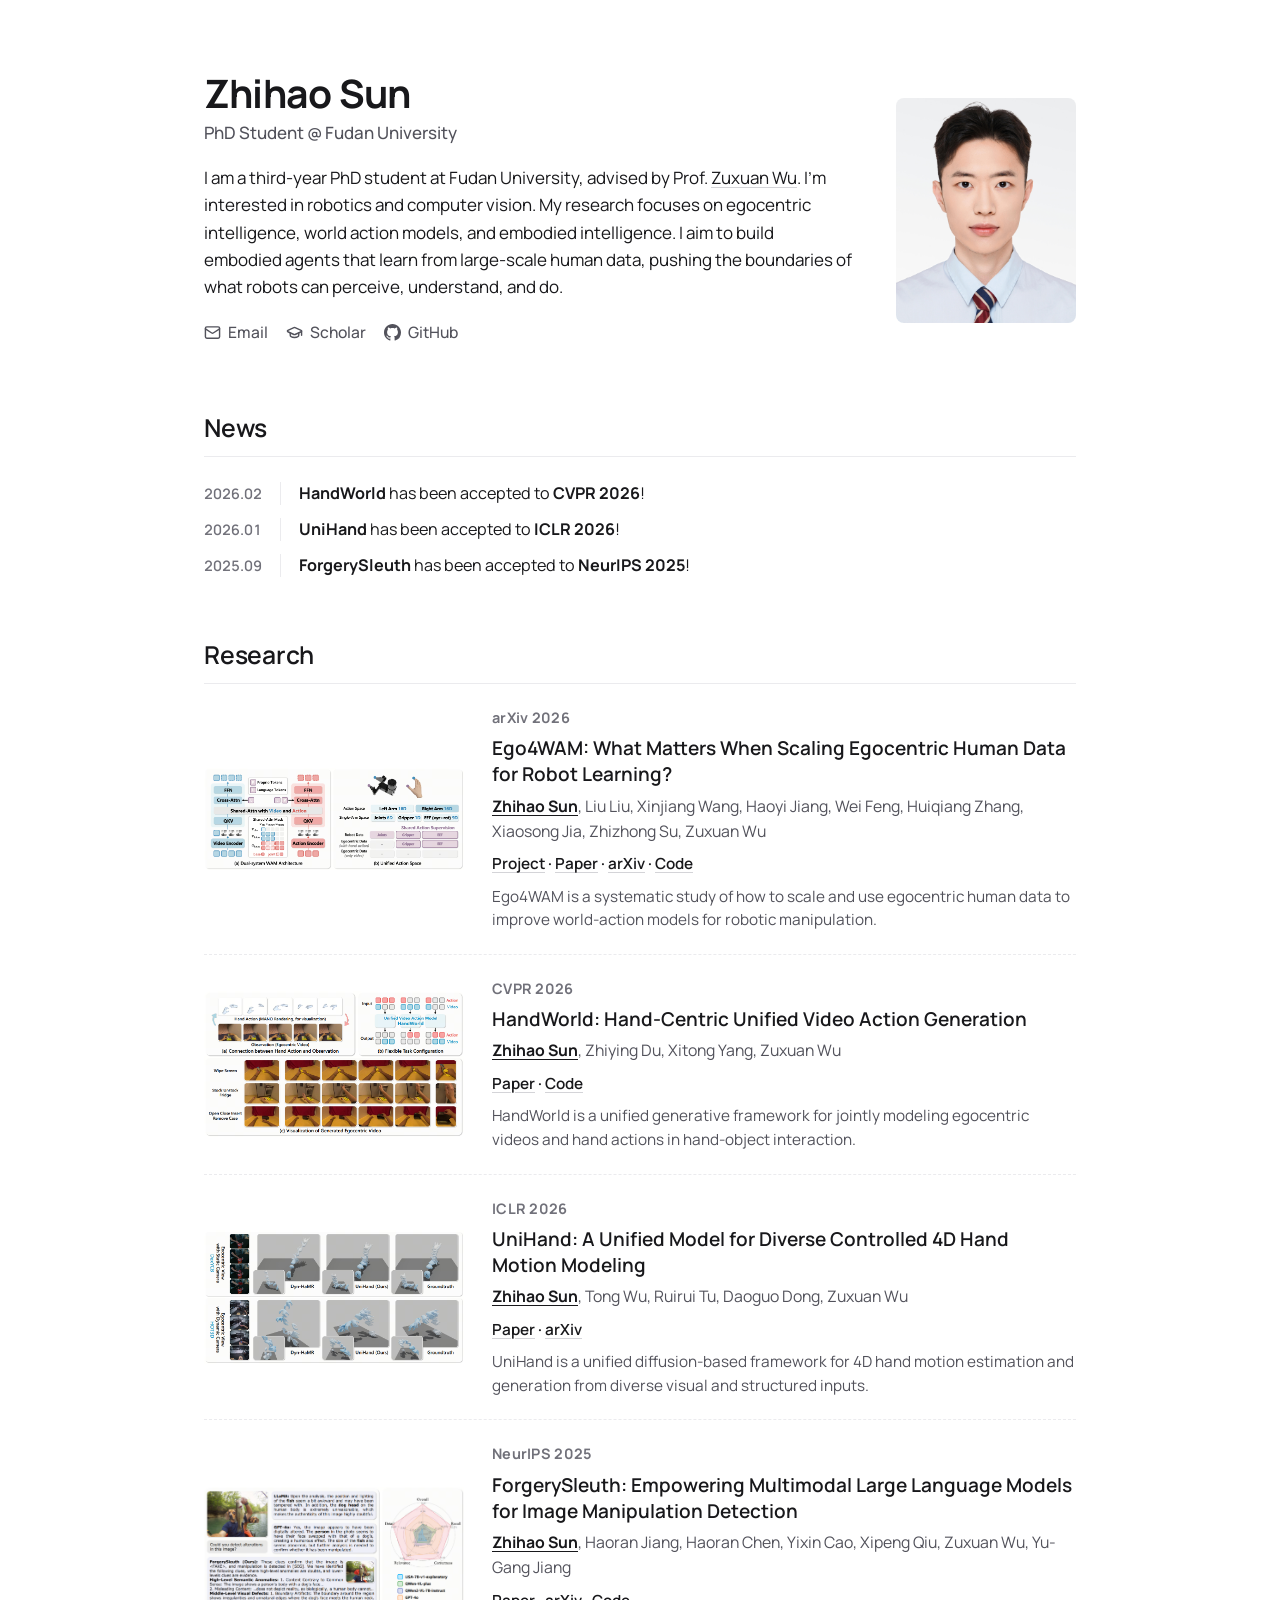
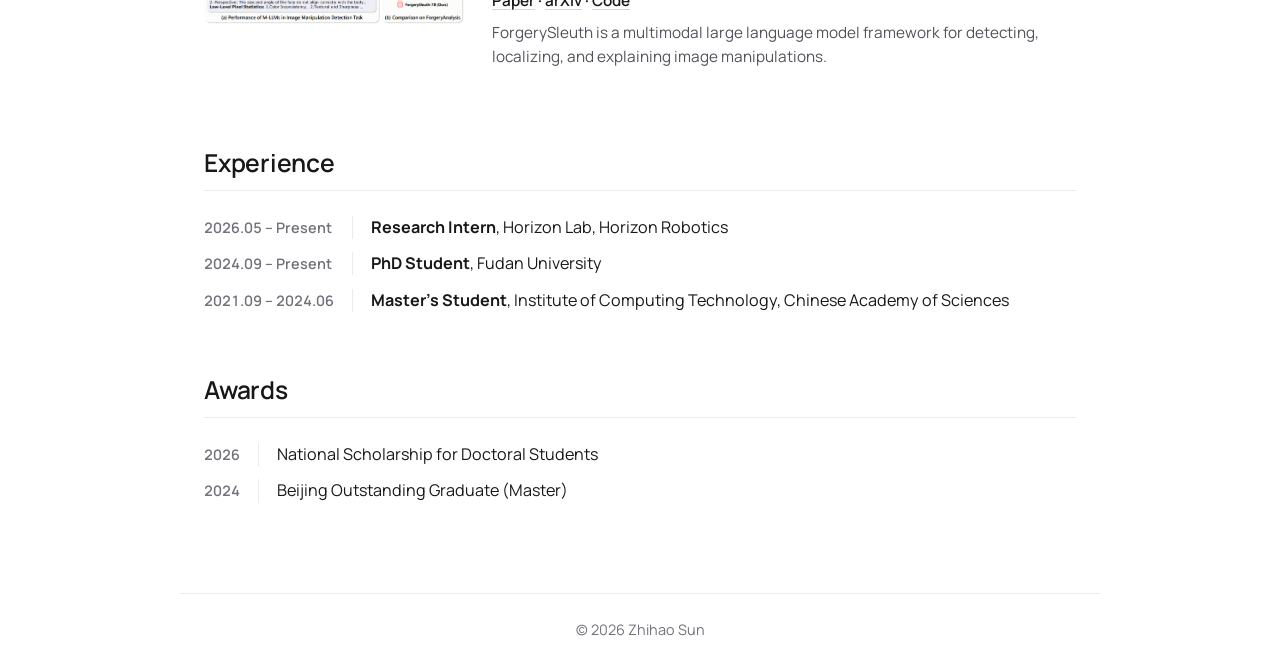
<file: index.html>
<!doctype html>
<html lang="en">
  <head>
    <meta charset="UTF-8" />
    <meta name="viewport" content="width=device-width, initial-scale=1" />
    <title>Zhihao Sun</title>
    <meta name="author" content="Zhihao Sun" />
    <meta
      name="description"
      content="Zhihao Sun is a PhD student at Fudan University researching egocentric intelligence, world action models, and embodied intelligence."
    />
    <link rel="canonical" href="https://sunzhihao18.github.io/" />
    <meta name="color-scheme" content="light dark" />
    <meta name="theme-color" content="#ffffff" media="(prefers-color-scheme: light)" />
    <meta name="theme-color" content="#111113" media="(prefers-color-scheme: dark)" />
    <meta property="og:type" content="website" />
    <meta property="og:site_name" content="Zhihao Sun" />
    <meta property="og:title" content="Zhihao Sun" />
    <meta
      property="og:description"
      content="Zhihao Sun is a PhD student at Fudan University researching egocentric intelligence, world action models, and embodied intelligence."
    />
    <meta property="og:url" content="https://sunzhihao18.github.io/" />
    <link rel="icon" href="images/logo.png" type="image/png" sizes="160x160" />
    <link rel="preconnect" href="https://fonts.googleapis.com" />
    <link rel="preconnect" href="https://fonts.gstatic.com" crossorigin />
    <link
      rel="stylesheet"
      href="https://fonts.googleapis.com/css2?family=Manrope:wght@400;500;600;700&display=swap"
    />
    <link rel="stylesheet" href="stylesheet.css" />
  </head>
  <body>
    <main class="container">
      <header class="hero">
        <div>
          <h1 class="hero-name">Zhihao Sun</h1>
          <p class="hero-subtitle">PhD Student @ Fudan University</p>
          <p class="hero-bio">
            I am a third-year PhD student at Fudan University, advised by Prof.
            <a href="https://scholar.google.com/citations?user=7t12hVkAAAAJ&amp;hl=en">Zuxuan Wu</a
            >. I'm interested in robotics and computer vision. My research focuses on egocentric
            intelligence, world action models, and embodied intelligence. I aim to build embodied
            agents that learn from large-scale human data, pushing the boundaries of what robots can
            perceive, understand, and do.
          </p>
          <ul class="hero-icons">
            <li>
              <a href="mailto:sunzhihao.18@gmail.com" title="sunzhihao.18@gmail.com"
                ><svg
                  class="icon"
                  viewBox="0 0 24 24"
                  fill="none"
                  stroke="currentColor"
                  stroke-width="2"
                  stroke-linecap="round"
                  stroke-linejoin="round"
                  aria-hidden="true"
                >
                  <rect x="2" y="4" width="20" height="16" rx="2" />
                  <path d="m22 7-8.97 5.7a1.94 1.94 0 0 1-2.06 0L2 7" /></svg
                >Email</a
              >
            </li>
            <li>
              <a href="https://scholar.google.com/citations?user=bwgShRkAAAAJ&amp;hl=en"
                ><svg
                  class="icon"
                  viewBox="0 0 24 24"
                  fill="none"
                  stroke="currentColor"
                  stroke-width="2"
                  stroke-linecap="round"
                  stroke-linejoin="round"
                  aria-hidden="true"
                >
                  <path
                    d="M21.42 10.922a1 1 0 0 0-.019-1.838L12.83 5.18a2 2 0 0 0-1.66 0L2.6 9.08a1 1 0 0 0 0 1.832l8.57 3.908a2 2 0 0 0 1.66 0z"
                  />
                  <path d="M22 10v6" />
                  <path d="M6 12.5V16a6 3 0 0 0 12 0v-3.5" /></svg
                >Scholar</a
              >
            </li>
            <li>
              <a href="https://github.com/sunzhihao18"
                ><svg class="icon" viewBox="0 0 16 16" fill="currentColor" aria-hidden="true">
                  <path
                    d="M8 0C3.58 0 0 3.58 0 8c0 3.54 2.29 6.53 5.47 7.59.4.07.55-.17.55-.38 0-.19-.01-.82-.01-1.49-2.01.37-2.53-.49-2.69-.94-.09-.23-.48-.94-.82-1.13-.28-.15-.68-.52-.01-.53.63-.01 1.08.58 1.23.82.72 1.21 1.87.87 2.33.66.07-.52.28-.87.51-1.07-1.78-.2-3.64-.89-3.64-3.95 0-.87.31-1.59.82-2.15-.08-.2-.36-1.02.08-2.12 0 0 .67-.21 2.2.82.64-.18 1.32-.27 2-.27.68 0 1.36.09 2 .27 1.53-1.04 2.2-.82 2.2-.82.44 1.1.16 1.92.08 2.12.51.56.82 1.27.82 2.15 0 3.07-1.87 3.75-3.65 3.95.29.25.54.73.54 1.48 0 1.07-.01 1.93-.01 2.2 0 .21.15.46.55.38A8.013 8.013 0 0016 8c0-4.42-3.58-8-8-8z"
                  /></svg
                >GitHub</a
              >
            </li>
          </ul>
        </div>
        <img
          class="hero-avatar"
          src="images/portrait.jpg"
          alt="Portrait of Zhihao Sun"
          width="180"
          height="225"
        />
      </header>
      <section class="section" aria-labelledby="news-title">
        <h2 class="section-title" id="news-title">News</h2>
        <ul class="timeline">
          <li class="timeline-item">
            <span class="timeline-date"><time datetime="2026-02">2026.02</time></span>
            <span class="timeline-text">
              <strong>HandWorld</strong> has been accepted to <strong>CVPR 2026</strong>!
            </span>
          </li>
          <li class="timeline-item">
            <span class="timeline-date"><time datetime="2026-01">2026.01</time></span>
            <span class="timeline-text">
              <strong>UniHand</strong> has been accepted to <strong>ICLR 2026</strong>!
            </span>
          </li>
          <li class="timeline-item">
            <span class="timeline-date"><time datetime="2025-09">2025.09</time></span>
            <span class="timeline-text">
              <strong>ForgerySleuth</strong> has been accepted to <strong>NeurIPS 2025</strong>!
            </span>
          </li>
        </ul>
      </section>
      <section class="section" aria-labelledby="research-title">
        <h2 class="section-title" id="research-title">Research</h2>
        <ol class="publications">
          <!-- TODO: Duplicate this item for each additional project. -->
          <li class="pub">
            <div class="pub-media">
              <img
                src="images/Ego4WAM.png"
                alt="Ego4WAM dual-system architecture and unified action space"
                width="1035"
                height="405"
              />
            </div>
            <div>
              <p class="pub-venue">arXiv 2026</p>
              <h3 class="pub-title">
                Ego4WAM: What Matters When Scaling Egocentric Human Data for Robot Learning?
              </h3>
              <p class="pub-authors">
                <span class="me">Zhihao Sun</span>, Liu Liu, Xinjiang Wang, Haoyi Jiang, Wei Feng,
                Huiqiang Zhang, Xiaosong Jia, Zhizhong Su, Zuxuan Wu
              </p>
              <p class="pub-links">
                <a href="https://sunzhihao18.github.io/Ego4WAM/">Project</a>
                &middot;
                <a href="https://arxiv.org/pdf/2609.40341">Paper</a>
                &middot;
                <a href="https://arxiv.org/abs/2609.40341">arXiv</a>
                &middot;
                <a href="https://github.com/HorizonRobotics/Ego4WAM">Code</a>
              </p>
              <p class="pub-summary">
                Ego4WAM is a systematic study of how to scale and use egocentric human data to
                improve world-action models for robotic manipulation.
              </p>
            </div>
          </li>
          <li class="pub">
            <div class="pub-media">
              <img
                src="images/HandWorld.png"
                alt="HandWorld framework for joint egocentric video and hand action generation"
                width="987"
                height="557"
                loading="lazy"
              />
            </div>
            <div>
              <p class="pub-venue">CVPR 2026</p>
              <h3 class="pub-title">HandWorld: Hand-Centric Unified Video Action Generation</h3>
              <p class="pub-authors">
                <span class="me">Zhihao Sun</span>, Zhiying Du, Xitong Yang, Zuxuan Wu
              </p>
              <p class="pub-links">
                <a
                  href="https://openaccess.thecvf.com/content/CVPR2026/papers/Sun_HandWorld_Hand-Centric_Unified_Video_Action_Generation_CVPR_2026_paper.pdf"
                  >Paper</a
                >
                &middot;
                <a href="https://github.com/sunzhihao18/HandWorld">Code</a>
              </p>
              <p class="pub-summary">
                HandWorld is a unified generative framework for jointly modeling egocentric videos
                and hand actions in hand-object interaction.
              </p>
            </div>
          </li>
          <li class="pub">
            <div class="pub-media">
              <img
                src="images/UniHand.png"
                alt="UniHand framework for 4D hand motion estimation and generation"
                width="972"
                height="499"
                loading="lazy"
              />
            </div>
            <div>
              <p class="pub-venue">ICLR 2026</p>
              <h3 class="pub-title">
                UniHand: A Unified Model for Diverse Controlled 4D Hand Motion Modeling
              </h3>
              <p class="pub-authors">
                <span class="me">Zhihao Sun</span>, Tong Wu, Ruirui Tu, Daoguo Dong, Zuxuan Wu
              </p>
              <p class="pub-links">
                <a
                  href="https://proceedings.iclr.cc/paper_files/paper/2026/file/abf3682c9cf9245a0294a4bebe4544ff-Paper-Conference.pdf"
                  >Paper</a
                >
                &middot;
                <a href="https://arxiv.org/abs/2602.21631">arXiv</a>
              </p>
              <p class="pub-summary">
                UniHand is a unified diffusion-based framework for 4D hand motion estimation and
                generation from diverse visual and structured inputs.
              </p>
            </div>
          </li>
          <li class="pub">
            <div class="pub-media">
              <img
                src="images/ForgerySleuth.png"
                alt="ForgerySleuth framework for image manipulation detection and localization"
                width="1211"
                height="635"
                loading="lazy"
              />
            </div>
            <div>
              <p class="pub-venue">NeurIPS 2025</p>
              <h3 class="pub-title">
                ForgerySleuth: Empowering Multimodal Large Language Models for Image Manipulation
                Detection
              </h3>
              <p class="pub-authors">
                <span class="me">Zhihao Sun</span>, Haoran Jiang, Haoran Chen, Yixin Cao, Xipeng
                Qiu, Zuxuan Wu, Yu-Gang Jiang
              </p>
              <p class="pub-links">
                <a
                  href="https://proceedings.neurips.cc/paper_files/paper/2025/file/e0e25d425450b6fc8e34380de71b3aee-Paper-Conference.pdf"
                  >Paper</a
                >
                &middot;
                <a href="https://arxiv.org/abs/2411.19466">arXiv</a>
                &middot;
                <a href="https://github.com/sunzhihao18/ForgerySleuth">Code</a>
              </p>
              <p class="pub-summary">
                ForgerySleuth is a multimodal large language model framework for detecting,
                localizing, and explaining image manipulations.
              </p>
            </div>
          </li>
        </ol>
      </section>
      <section class="section" aria-labelledby="experience-title">
        <h2 class="section-title" id="experience-title">Experience</h2>
        <ul class="timeline">
          <li class="timeline-item">
            <span class="timeline-date"><time datetime="2026-05">2026.05</time> – Present</span>
            <span class="timeline-text">
              <strong>Research Intern</strong>, Horizon Lab, Horizon Robotics
            </span>
          </li>
          <li class="timeline-item">
            <span class="timeline-date"><time datetime="2024-09">2024.09</time> – Present</span>
            <span class="timeline-text"><strong>PhD Student</strong>, Fudan University</span>
          </li>
          <li class="timeline-item">
            <span class="timeline-date">
              <time datetime="2021-09">2021.09</time> – <time datetime="2024-06">2024.06</time>
            </span>
            <span class="timeline-text">
              <strong>Master's Student</strong>, Institute of Computing Technology, Chinese Academy
              of Sciences
            </span>
          </li>
        </ul>
      </section>
      <section class="section" aria-labelledby="awards-title">
        <h2 class="section-title" id="awards-title">Awards</h2>
        <ul class="timeline">
          <li class="timeline-item">
            <span class="timeline-date">2026</span>
            <span class="timeline-text">National Scholarship for Doctoral Students</span>
          </li>
          <li class="timeline-item">
            <span class="timeline-date">2024</span>
            <span class="timeline-text">Beijing Outstanding Graduate (Master)</span>
          </li>
        </ul>
      </section>
    </main>
    <footer class="site-footer">© 2026 Zhihao Sun</footer>
  </body>
</html>
</file>
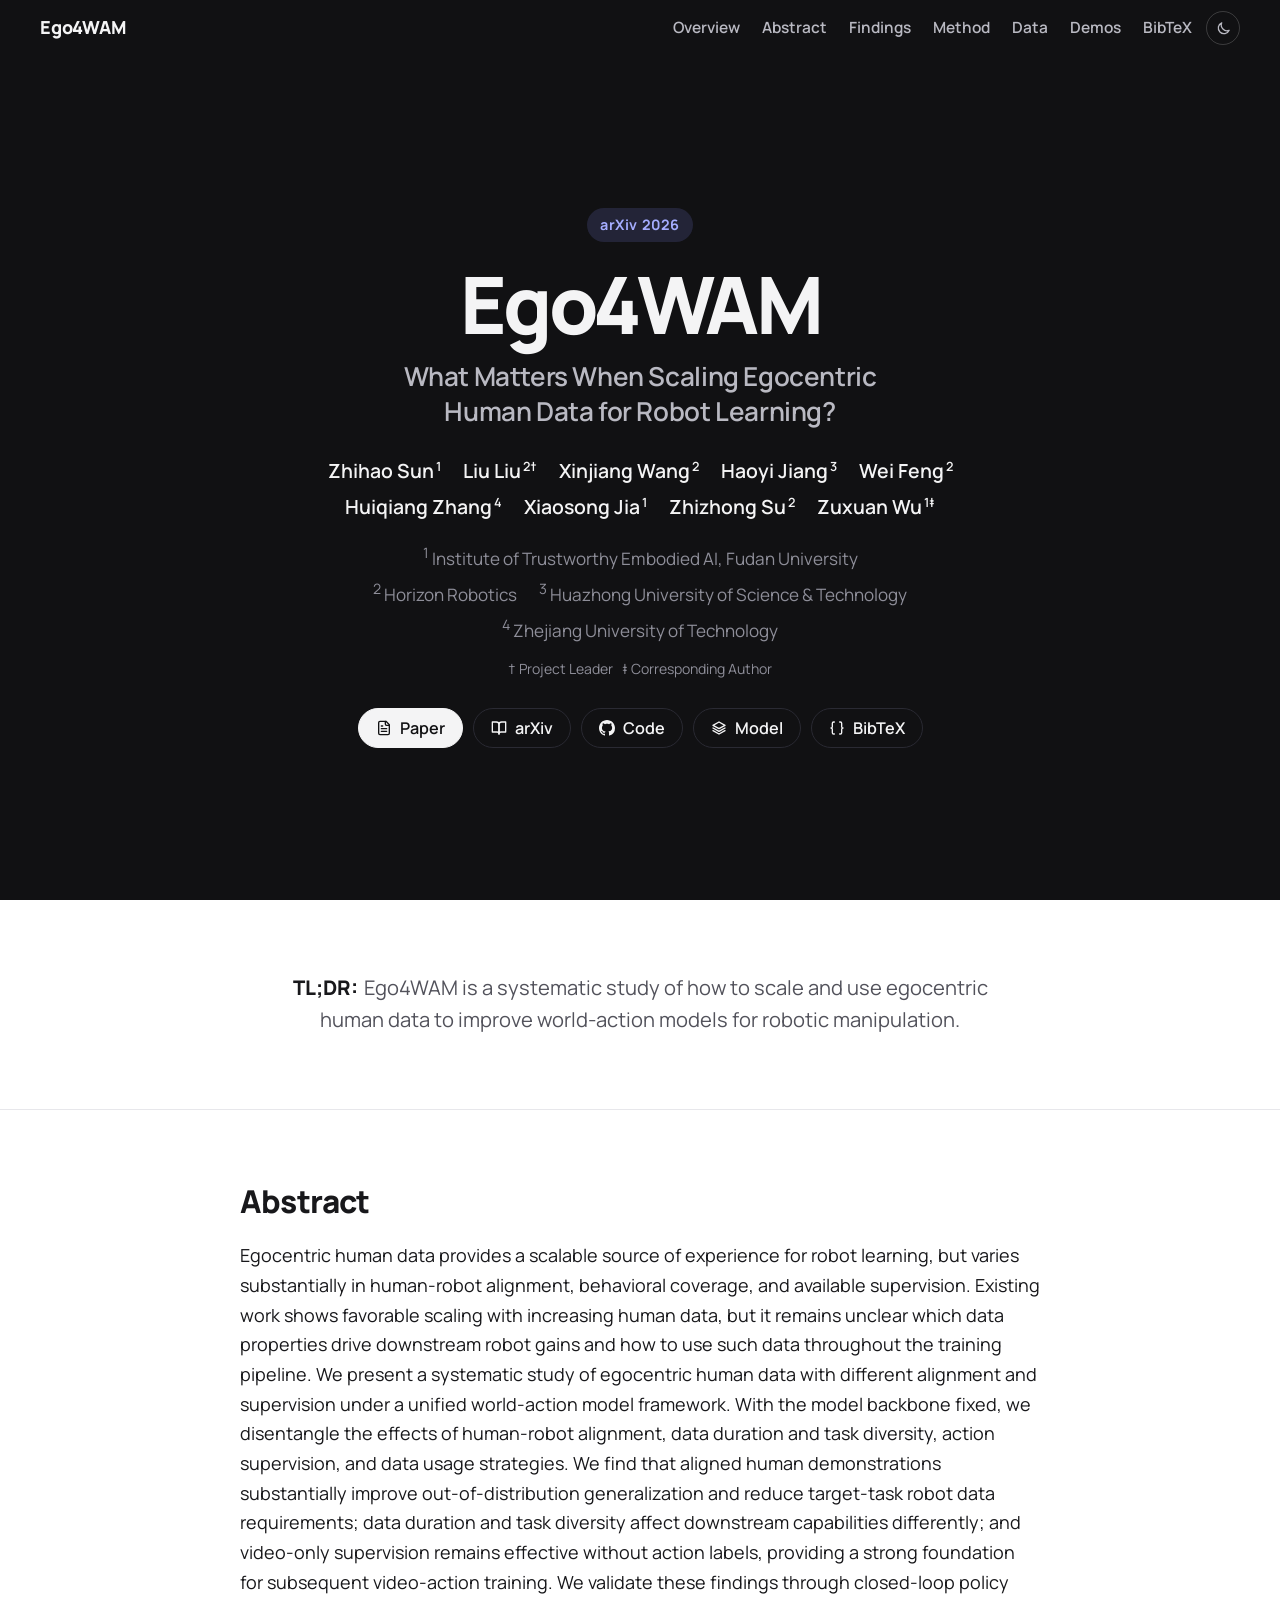
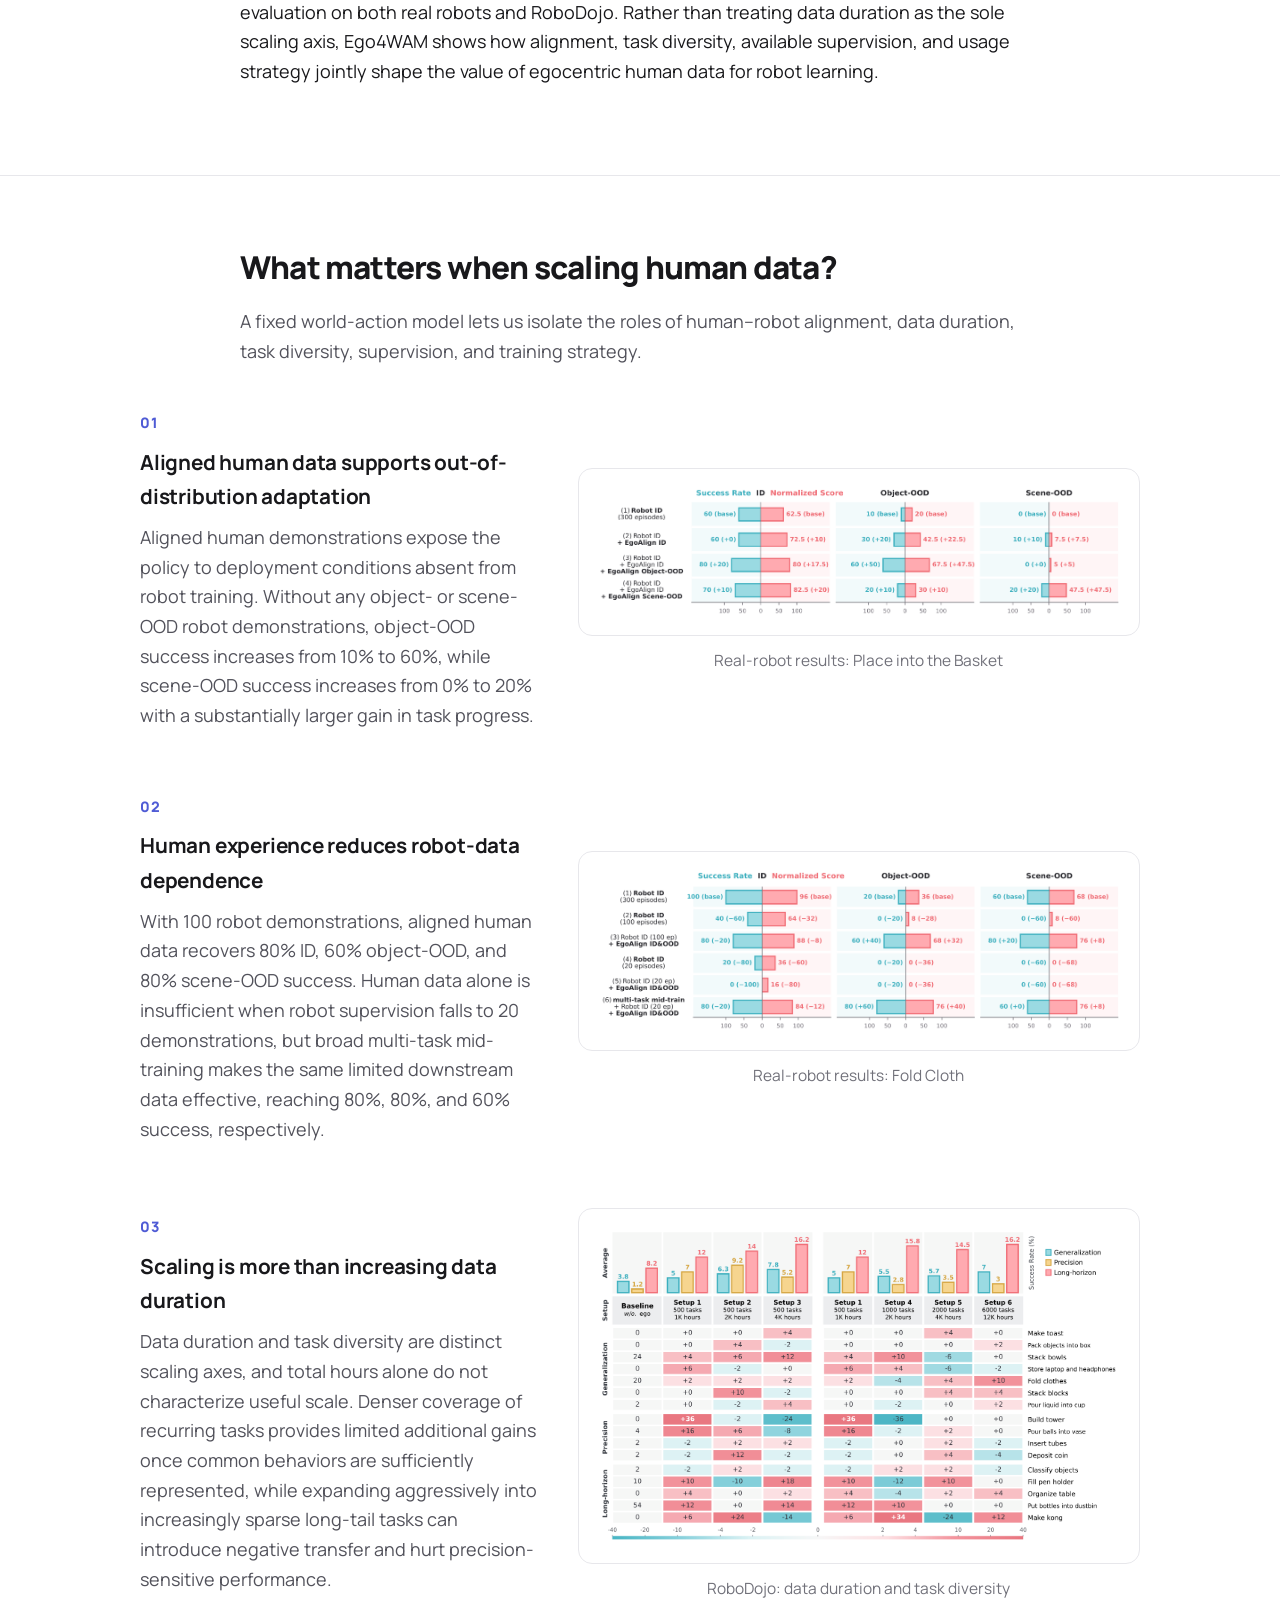
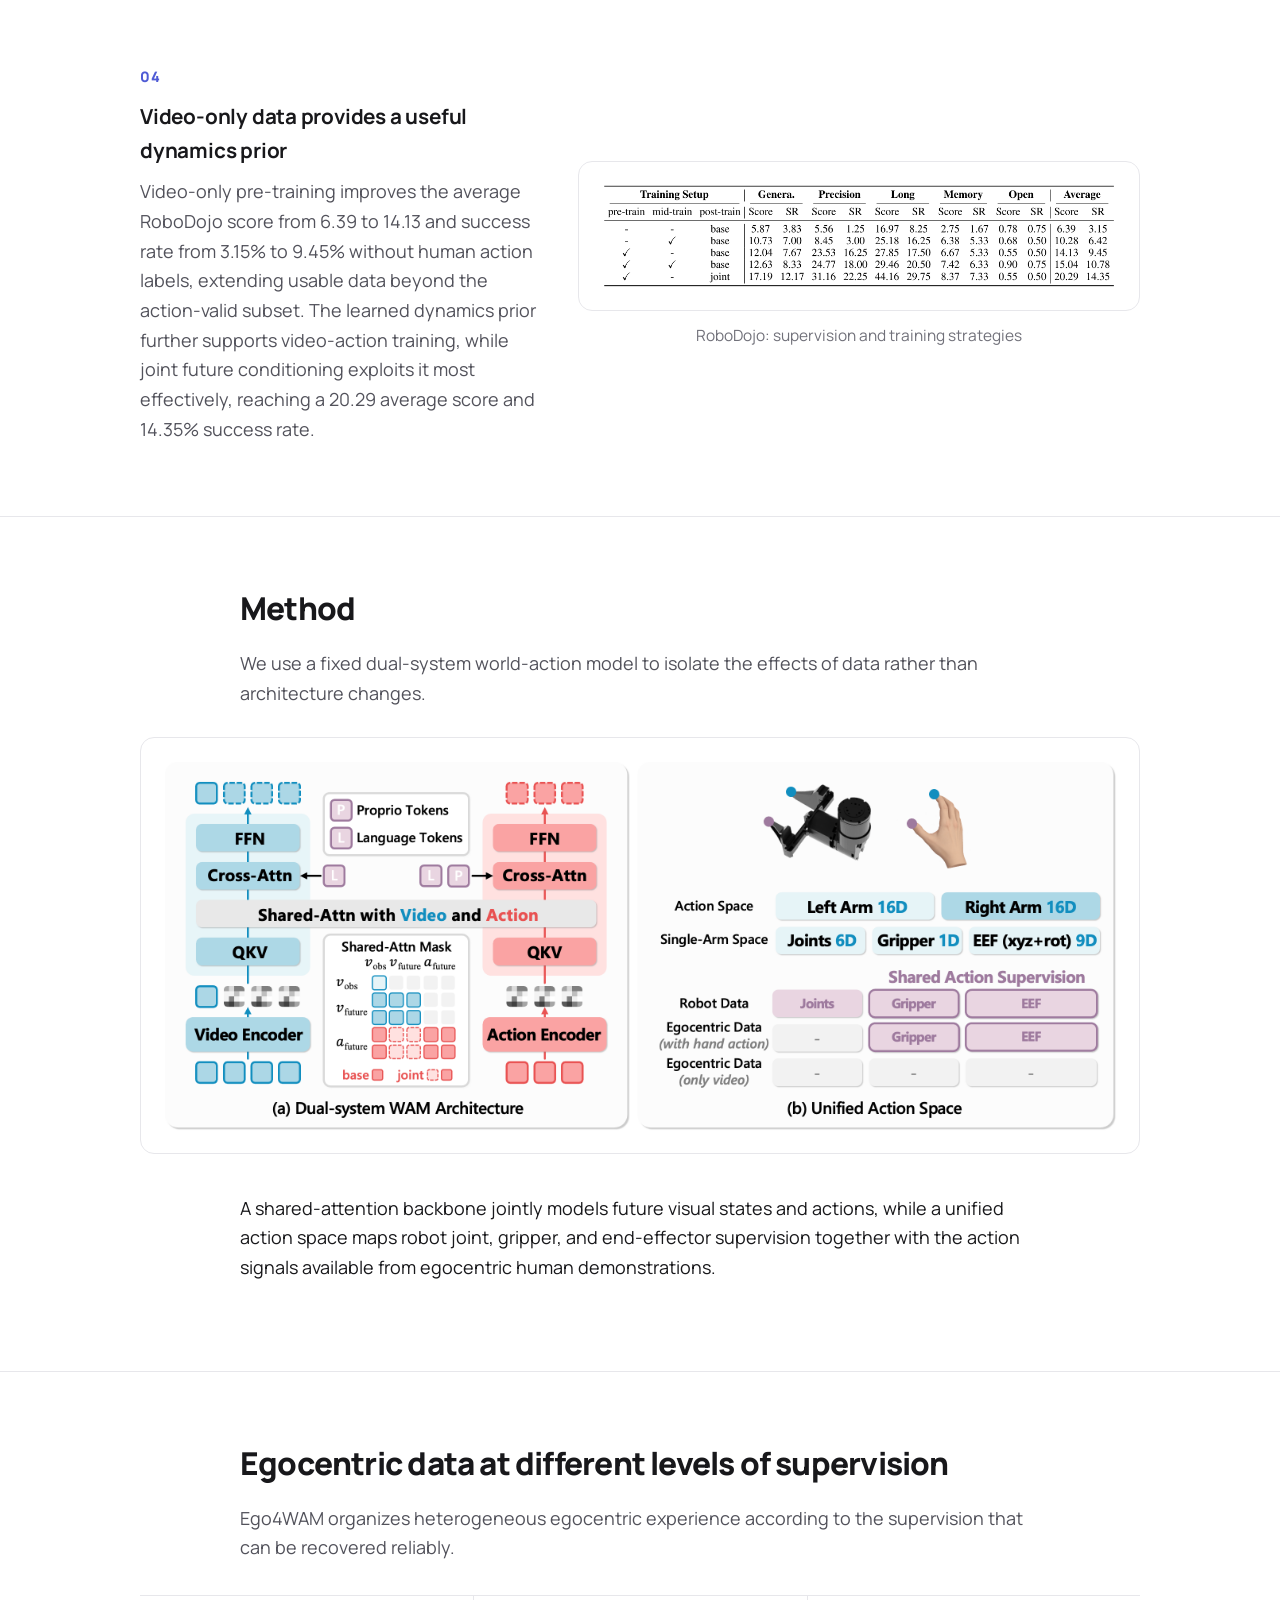
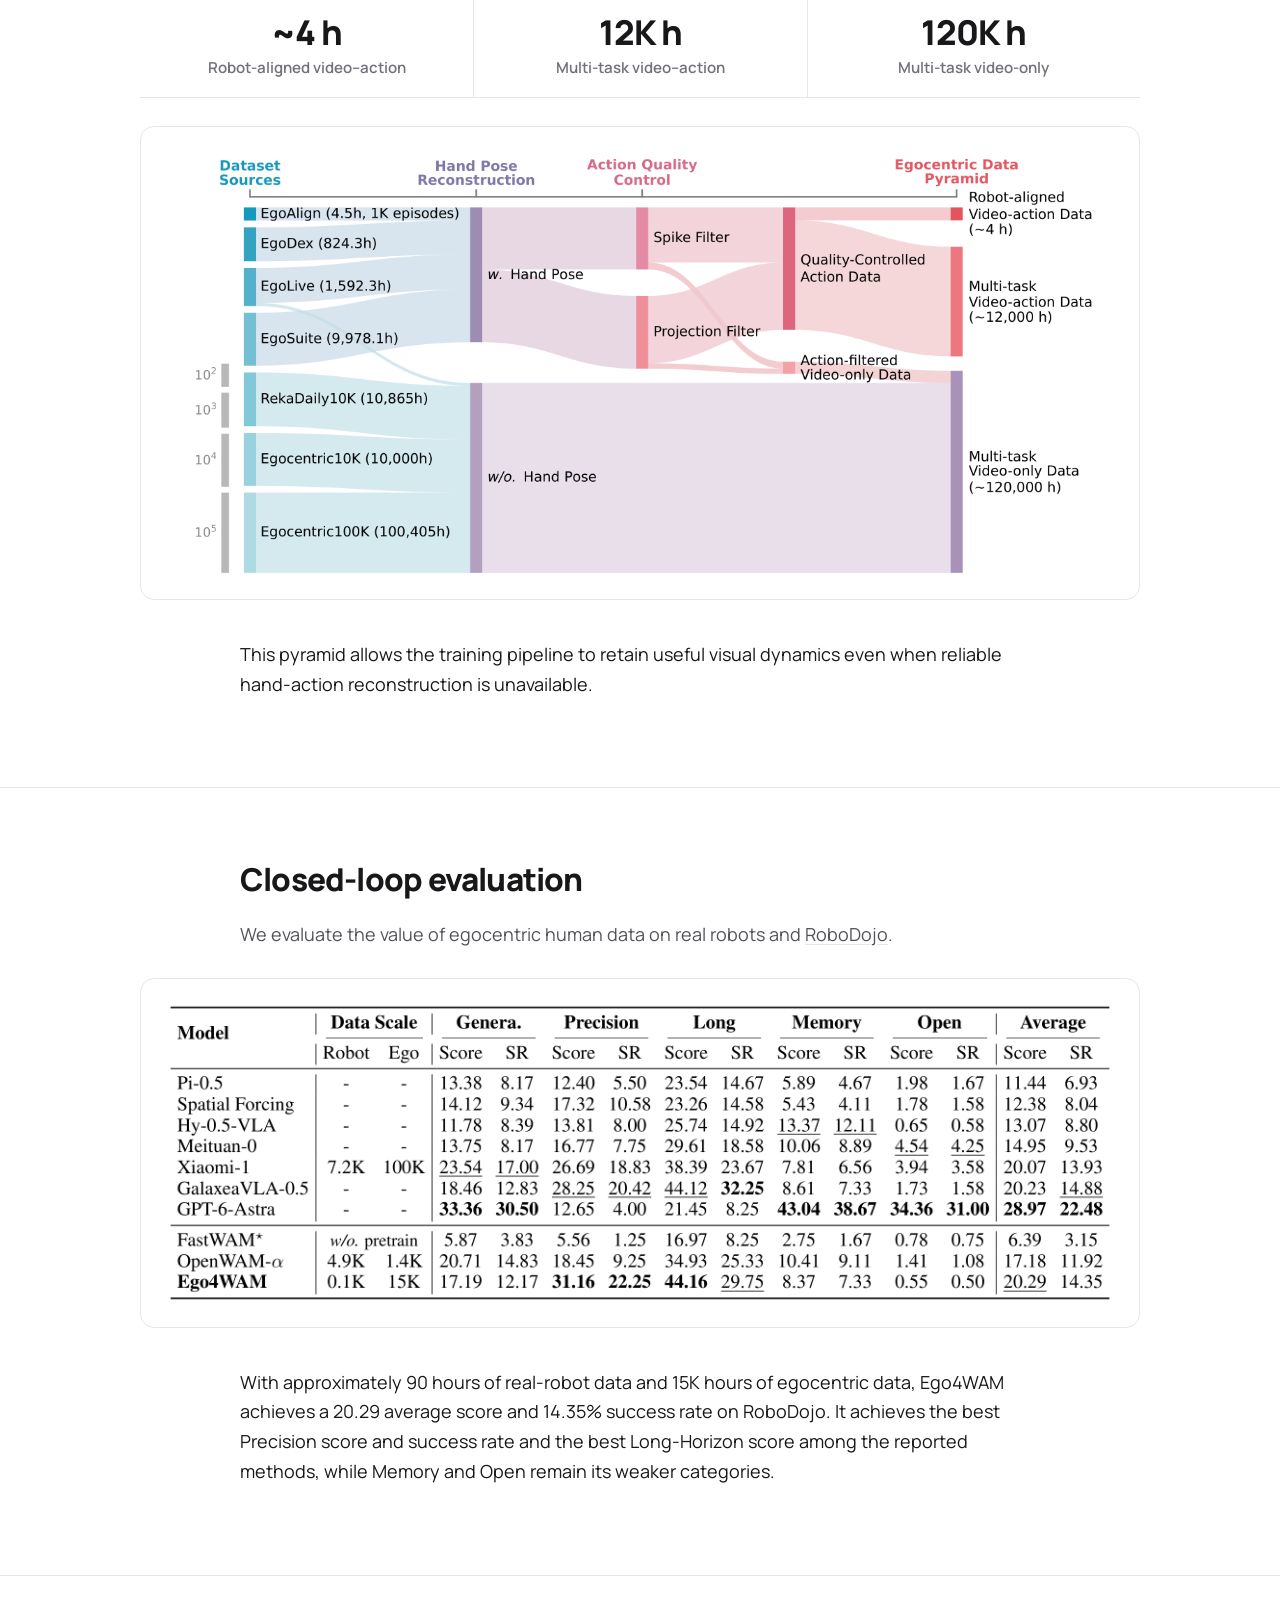
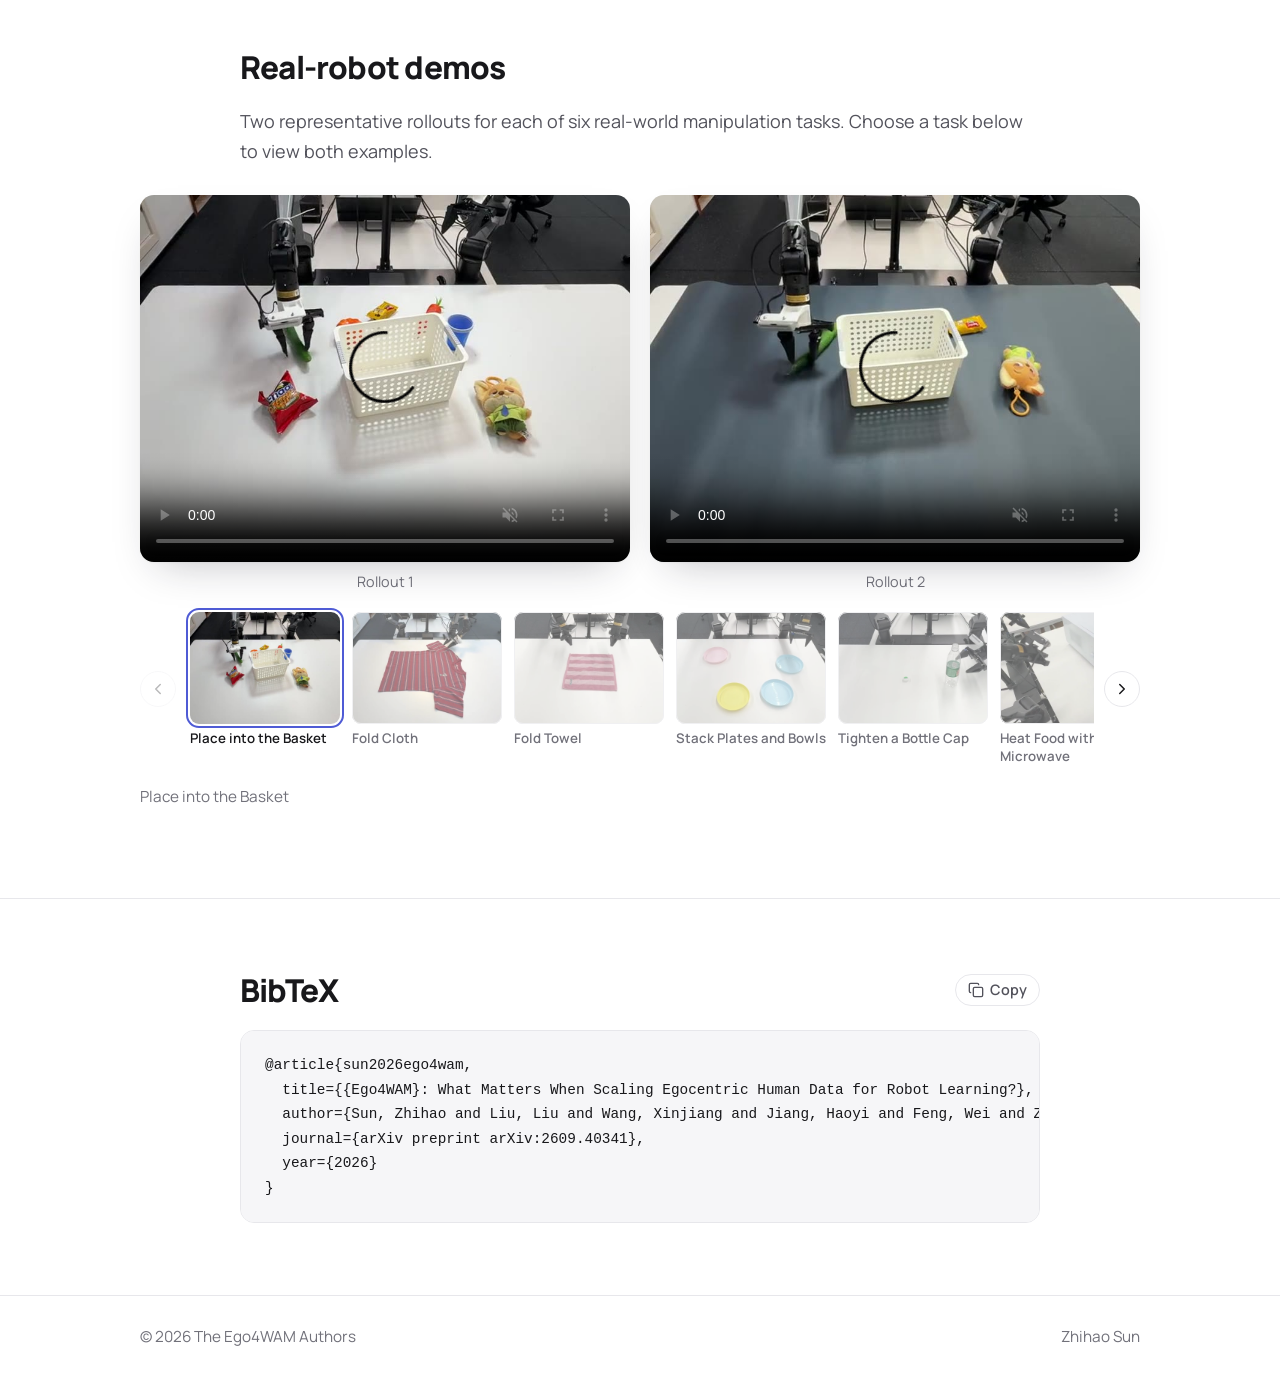
<file: Ego4WAM/index.html>
<!doctype html>
<html lang="en">
  <head>
    <meta charset="utf-8" />
    <meta name="viewport" content="width=device-width, initial-scale=1" />
    <title>Ego4WAM: What Matters When Scaling Egocentric Human Data for Robot Learning?</title>
    <meta
      name="description"
      content="Ego4WAM is a systematic study of how to scale and use egocentric human data to improve world-action models for robotic manipulation."
    />
    <meta
      name="author"
      content="Zhihao Sun, Liu Liu, Xinjiang Wang, Haoyi Jiang, Wei Feng, Huiqiang Zhang, Xiaosong Jia, Zhizhong Su, Zuxuan Wu"
    />
    <link rel="canonical" href="https://sunzhihao18.github.io/Ego4WAM/" />
    <meta name="color-scheme" content="light dark" />
    <meta name="theme-color" content="#ffffff" media="(prefers-color-scheme: light)" />
    <meta name="theme-color" content="#111113" media="(prefers-color-scheme: dark)" />
    <script>
      try {
        const theme = localStorage.getItem("theme");
        if (theme === "light" || theme === "dark") document.documentElement.dataset.theme = theme;
      } catch {}
    </script>
    <meta property="og:type" content="article" />
    <meta property="og:site_name" content="Ego4WAM" />
    <meta
      property="og:title"
      content="Ego4WAM: What Matters When Scaling Egocentric Human Data for Robot Learning?"
    />
    <meta
      property="og:description"
      content="Ego4WAM is a systematic study of how to scale and use egocentric human data to improve world-action models for robotic manipulation."
    />
    <meta property="og:url" content="https://sunzhihao18.github.io/Ego4WAM/" />
    <meta
      property="og:image"
      content="https://sunzhihao18.github.io/Ego4WAM/static/images/method.png"
    />
    <meta property="og:image:alt" content="Ego4WAM architecture and unified action space" />
    <meta name="twitter:card" content="summary_large_image" />
    <meta
      name="citation_title"
      content="Ego4WAM: What Matters When Scaling Egocentric Human Data for Robot Learning?"
    />
    <meta name="citation_author" content="Zhihao Sun" />
    <meta name="citation_author" content="Liu Liu" />
    <meta name="citation_author" content="Xinjiang Wang" />
    <meta name="citation_author" content="Haoyi Jiang" />
    <meta name="citation_author" content="Wei Feng" />
    <meta name="citation_author" content="Huiqiang Zhang" />
    <meta name="citation_author" content="Xiaosong Jia" />
    <meta name="citation_author" content="Zhizhong Su" />
    <meta name="citation_author" content="Zuxuan Wu" />
    <meta name="citation_publication_date" content="2026/09/30" />
    <meta name="citation_arxiv_id" content="2609.40341" />
    <meta
      name="citation_pdf_url"
      content="https://sunzhihao18.github.io/Ego4WAM/static/pdfs/Ego4WAM.pdf"
    />
    <link rel="icon" href="static/images/favicon.png" type="image/png" sizes="160x160" />
    <link rel="preload" href="static/fonts/Manrope.ttf" as="font" type="font/ttf" crossorigin />
    <link rel="stylesheet" href="static/css/page.css" />
    <link rel="stylesheet" href="static/css/sections.css" />
    <script defer src="static/js/page.js"></script>
    <script type="application/ld+json">
      {
        "@context": "https://schema.org",
        "@type": "ScholarlyArticle",
        "headline": "Ego4WAM: What Matters When Scaling Egocentric Human Data for Robot Learning?",
        "description": "Ego4WAM is a systematic study of how to scale and use egocentric human data to improve world-action models for robotic manipulation.",
        "abstract": "Egocentric human data provides a scalable source of experience for robot learning, but varies substantially in human-robot alignment, behavioral coverage, and available supervision. Existing work shows favorable scaling with increasing human data, but it remains unclear which data properties drive downstream robot gains and how to use such data throughout the training pipeline. We present a systematic study of egocentric human data with different alignment and supervision under a unified world-action model framework. With the model backbone fixed, we disentangle the effects of human-robot alignment, data duration and task diversity, action supervision, and data usage strategies. We find that aligned human demonstrations substantially improve out-of-distribution generalization and reduce target-task robot data requirements; data duration and task diversity affect downstream capabilities differently; and video-only supervision remains effective without action labels, providing a strong foundation for subsequent video-action training. We validate these findings through closed-loop policy evaluation on both real robots and RoboDojo. Rather than treating data duration as the sole scaling axis, Ego4WAM shows how alignment, task diversity, available supervision, and usage strategy jointly shape the value of egocentric human data for robot learning.",
        "author": [
          {
            "@type": "Person",
            "name": "Zhihao Sun",
            "affiliation": {
              "@type": "Organization",
              "name": "Institute of Trustworthy Embodied AI, Fudan University"
            }
          },
          {
            "@type": "Person",
            "name": "Liu Liu",
            "affiliation": {
              "@type": "Organization",
              "name": "Horizon Robotics"
            }
          },
          {
            "@type": "Person",
            "name": "Xinjiang Wang",
            "affiliation": {
              "@type": "Organization",
              "name": "Horizon Robotics"
            }
          },
          {
            "@type": "Person",
            "name": "Haoyi Jiang",
            "affiliation": {
              "@type": "Organization",
              "name": "Huazhong University of Science and Technology"
            }
          },
          {
            "@type": "Person",
            "name": "Wei Feng",
            "affiliation": {
              "@type": "Organization",
              "name": "Horizon Robotics"
            }
          },
          {
            "@type": "Person",
            "name": "Huiqiang Zhang",
            "affiliation": {
              "@type": "Organization",
              "name": "Zhejiang University of Technology"
            }
          },
          {
            "@type": "Person",
            "name": "Xiaosong Jia",
            "affiliation": {
              "@type": "Organization",
              "name": "Institute of Trustworthy Embodied AI, Fudan University"
            }
          },
          {
            "@type": "Person",
            "name": "Zhizhong Su",
            "affiliation": {
              "@type": "Organization",
              "name": "Horizon Robotics"
            }
          },
          {
            "@type": "Person",
            "name": "Zuxuan Wu",
            "affiliation": {
              "@type": "Organization",
              "name": "Institute of Trustworthy Embodied AI, Fudan University"
            }
          }
        ],
        "datePublished": "2026-09-30",
        "url": "https://sunzhihao18.github.io/Ego4WAM/",
        "image": "https://sunzhihao18.github.io/Ego4WAM/static/images/method.png",
        "identifier": "arXiv:2609.40341",
        "isAccessibleForFree": true
      }
    </script>
  </head>
  <body class="hero-dark">
    <header class="nav">
      <div class="nav-inner">
        <a class="nav-brand" href="#top">Ego4WAM</a>
        <nav class="nav-links" aria-label="Main navigation">
          <a href="#overview">Overview</a><a href="#abstract">Abstract</a
          ><a href="#findings">Findings</a><a href="#method">Method</a><a href="#data">Data</a
          ><a href="#demo">Demos</a><a href="#bibtex">BibTeX</a>
        </nav>
        <button
          class="theme-toggle"
          type="button"
          aria-label="Switch to dark mode"
          data-theme-toggle
        >
          <svg class="icon-moon" viewBox="0 0 24 24" aria-hidden="true">
            <path d="M20 14.5A8 8 0 0 1 9.5 4a8 8 0 1 0 10.5 10.5Z" />
          </svg>
          <svg class="icon-sun" viewBox="0 0 24 24" aria-hidden="true">
            <circle cx="12" cy="12" r="4" />
            <path
              d="M12 2.5v2M12 19.5v2M2.5 12h2M19.5 12h2M5.3 5.3l1.4 1.4M17.3 17.3l1.4 1.4M5.3 18.7l1.4-1.4M17.3 6.7l1.4-1.4"
            />
          </svg>
        </button>
      </div>
    </header>
    <main id="top">
      <section class="hero" aria-labelledby="project-title">
        <div class="hero-content">
          <p class="venue">arXiv 2026</p>
          <h1 class="title" id="project-title">
            <span class="title-name">Ego4WAM</span
            ><span class="title-sub"
              >What Matters When Scaling Egocentric Human Data for Robot Learning?</span
            >
          </h1>
          <div class="authors">
            <div class="author-row">
              <span><a href="https://sunzhihao18.github.io/">Zhihao Sun</a><sup>1</sup></span>
              <span>Liu Liu<sup>2†</sup></span>
              <span>Xinjiang Wang<sup>2</sup></span>
              <span>Haoyi Jiang<sup>3</sup></span>
              <span>Wei Feng<sup>2</sup></span>
            </div>
            <div class="author-row">
              <span>Huiqiang Zhang<sup>4</sup></span>
              <span>Xiaosong Jia<sup>1</sup></span>
              <span>Zhizhong Su<sup>2</sup></span>
              <span
                ><a href="https://scholar.google.com/citations?user=7t12hVkAAAAJ&amp;hl=en"
                  >Zuxuan Wu</a
                ><sup>1‡</sup></span
              >
            </div>
          </div>
          <div class="affil affiliations">
            <div class="affiliation-row">
              <span><sup>1</sup>Institute of Trustworthy Embodied AI, Fudan University</span>
            </div>
            <div class="affiliation-row">
              <span><sup>2</sup>Horizon Robotics</span>
              <span><sup>3</sup>Huazhong University of Science &amp; Technology</span>
            </div>
            <div class="affiliation-row">
              <span><sup>4</sup>Zhejiang University of Technology</span>
            </div>
          </div>
          <p class="author-notes">† Project Leader &nbsp; ‡ Corresponding Author</p>
          <div class="links">
            <a class="btn btn-primary" href="static/pdfs/Ego4WAM.pdf">
              <svg
                class="icon"
                viewBox="0 0 24 24"
                fill="none"
                stroke="currentColor"
                stroke-width="2"
                stroke-linecap="round"
                stroke-linejoin="round"
                aria-hidden="true"
              >
                <path d="M15 2H6a2 2 0 0 0-2 2v16a2 2 0 0 0 2 2h12a2 2 0 0 0 2-2V7Z" />
                <path d="M14 2v4a2 2 0 0 0 2 2h4" />
                <path d="M16 13H8" />
                <path d="M16 17H8" />
                <path d="M10 9H8" />
              </svg>
              Paper </a
            ><a class="btn" href="https://arxiv.org/abs/2609.40341">
              <svg
                class="icon"
                viewBox="0 0 24 24"
                fill="none"
                stroke="currentColor"
                stroke-width="2"
                stroke-linecap="round"
                stroke-linejoin="round"
                aria-hidden="true"
              >
                <path d="M2 3h6a4 4 0 0 1 4 4v14a3 3 0 0 0-3-3H2z" />
                <path d="M22 3h-6a4 4 0 0 0-4 4v14a3 3 0 0 1 3-3h7z" />
              </svg>
              arXiv </a
            ><a class="btn" href="https://github.com/HorizonRobotics/Ego4WAM">
              <svg class="icon" viewBox="0 0 16 16" fill="currentColor" aria-hidden="true">
                <path
                  d="M8 0C3.58 0 0 3.58 0 8c0 3.54 2.29 6.53 5.47 7.59.4.07.55-.17.55-.38 0-.19-.01-.82-.01-1.49-2.01.37-2.53-.49-2.69-.94-.09-.23-.48-.94-.82-1.13-.28-.15-.68-.52-.01-.53.63-.01 1.08.58 1.23.82.72 1.21 1.87.87 2.33.66.07-.52.28-.87.51-1.07-1.78-.2-3.64-.89-3.64-3.95 0-.87.31-1.59.82-2.15-.08-.2-.36-1.02.08-2.12 0 0 .67-.21 2.2.82.64-.18 1.32-.27 2-.27.68 0 1.36.09 2 .27 1.53-1.04 2.2-.82 2.2-.82.44 1.1.16 1.92.08 2.12.51.56.82 1.27.82 2.15 0 3.07-1.87 3.75-3.65 3.95.29.25.54.73.54 1.48 0 1.07-.01 1.93-.01 2.2 0 .21.15.46.55.38A8.013 8.013 0 0016 8c0-4.42-3.58-8-8-8z"
                />
              </svg>
              Code </a
            ><a class="btn" href="https://huggingface.co/HorizonRobotics/Ego4WAM">
              <svg
                class="icon"
                viewBox="0 0 24 24"
                fill="none"
                stroke="currentColor"
                stroke-width="2"
                stroke-linecap="round"
                stroke-linejoin="round"
                aria-hidden="true"
              >
                <path d="m12 3 9 5-9 5-9-5 9-5Z" />
                <path d="m3 12 9 5 9-5M3 16l9 5 9-5" />
              </svg>
              Model </a
            ><a class="btn" href="#bibtex">
              <svg
                class="icon"
                viewBox="0 0 24 24"
                fill="none"
                stroke="currentColor"
                stroke-width="2"
                stroke-linecap="round"
                stroke-linejoin="round"
                aria-hidden="true"
              >
                <path d="M8 3H7a2 2 0 0 0-2 2v5a2 2 0 0 1-2 2 2 2 0 0 1 2 2v5c0 1.1.9 2 2 2h1" />
                <path
                  d="M16 21h1a2 2 0 0 0 2-2v-5c0-1.1.9-2 2-2a2 2 0 0 1-2-2V5a2 2 0 0 0-2-2h-1"
                />
              </svg>
              BibTeX
            </a>
          </div>
        </div>
      </section>
      <section id="overview" class="section section-overview">
        <p class="tldr">
          <span class="tldr-label">TL;DR:</span>Ego4WAM is a systematic study of how to scale and
          use egocentric human data to improve world-action models for robotic manipulation.
        </p>
      </section>
      <section id="abstract" class="section">
        <div class="wrap">
          <h2 class="section-title">Abstract</h2>
          <p class="abstract">
            Egocentric human data provides a scalable source of experience for robot learning, but
            varies substantially in human-robot alignment, behavioral coverage, and available
            supervision. Existing work shows favorable scaling with increasing human data, but it
            remains unclear which data properties drive downstream robot gains and how to use such
            data throughout the training pipeline. We present a systematic study of egocentric human
            data with different alignment and supervision under a unified world-action model
            framework. With the model backbone fixed, we disentangle the effects of human-robot
            alignment, data duration and task diversity, action supervision, and data usage
            strategies. We find that aligned human demonstrations substantially improve
            out-of-distribution generalization and reduce target-task robot data requirements; data
            duration and task diversity affect downstream capabilities differently; and video-only
            supervision remains effective without action labels, providing a strong foundation for
            subsequent video-action training. We validate these findings through closed-loop policy
            evaluation on both real robots and RoboDojo. Rather than treating data duration as the
            sole scaling axis, Ego4WAM shows how alignment, task diversity, available supervision,
            and usage strategy jointly shape the value of egocentric human data for robot learning.
          </p>
        </div>
      </section>
      <section id="findings" class="section">
        <div class="wrap">
          <h2 class="section-title">What matters when scaling human data?</h2>
          <p class="lead">
            A fixed world-action model lets us isolate the roles of human–robot alignment, data
            duration, task diversity, supervision, and training strategy.
          </p>
        </div>
        <div class="wrap-wide">
          <div class="why-list">
            <article class="why-block">
              <div class="why-text">
                <span class="why-num">01</span>
                <h3>Aligned human data supports out-of-distribution adaptation</h3>
                <p>
                  Aligned human demonstrations expose the policy to deployment conditions absent
                  from robot training. Without any object- or scene-OOD robot demonstrations,
                  object-OOD success increases from 10% to 60%, while scene-OOD success increases
                  from 0% to 20% with a substantially larger gain in task progress.
                </p>
              </div>
              <figure class="figure">
                <a
                  href="static/images/key_finding_place.png"
                  target="_blank"
                  rel="noopener"
                  aria-label="Open full-size figure: Real-robot results: Place into the Basket"
                  ><img
                    src="static/images/key_finding_place.png"
                    alt="Real-robot results: Place into the Basket"
                    width="2327"
                    height="566"
                    loading="lazy"
                /></a>
                <figcaption>Real-robot results: Place into the Basket</figcaption>
              </figure>
            </article>
            <article class="why-block">
              <div class="why-text">
                <span class="why-num">02</span>
                <h3>Human experience reduces robot-data dependence</h3>
                <p>
                  With 100 robot demonstrations, aligned human data recovers 80% ID, 60% object-OOD,
                  and 80% scene-OOD success. Human data alone is insufficient when robot supervision
                  falls to 20 demonstrations, but broad multi-task mid-training makes the same
                  limited downstream data effective, reaching 80%, 80%, and 60% success,
                  respectively.
                </p>
              </div>
              <figure class="figure">
                <a
                  href="static/images/key_finding_fold_cloth.png"
                  target="_blank"
                  rel="noopener"
                  aria-label="Open full-size figure: Real-robot results: Fold Cloth"
                  ><img
                    src="static/images/key_finding_fold_cloth.png"
                    alt="Real-robot results: Fold Cloth"
                    width="2336"
                    height="709"
                    loading="lazy"
                /></a>
                <figcaption>Real-robot results: Fold Cloth</figcaption>
              </figure>
            </article>
            <article class="why-block">
              <div class="why-text">
                <span class="why-num">03</span>
                <h3>Scaling is more than increasing data duration</h3>
                <p>
                  Data duration and task diversity are distinct scaling axes, and total hours alone
                  do not characterize useful scale. Denser coverage of recurring tasks provides
                  limited additional gains once common behaviors are sufficiently represented, while
                  expanding aggressively into increasingly sparse long-tail tasks can introduce
                  negative transfer and hurt precision-sensitive performance.
                </p>
              </div>
              <figure class="figure">
                <a
                  href="static/images/key_finding_scaling.png"
                  target="_blank"
                  rel="noopener"
                  aria-label="Open full-size figure: RoboDojo: data duration and task diversity"
                  ><img
                    src="static/images/key_finding_scaling.png"
                    alt="RoboDojo: data duration and task diversity"
                    width="2780"
                    height="1674"
                    loading="lazy"
                /></a>
                <figcaption>RoboDojo: data duration and task diversity</figcaption>
              </figure>
            </article>
            <article class="why-block">
              <div class="why-text">
                <span class="why-num">04</span>
                <h3>Video-only data provides a useful dynamics prior</h3>
                <p>
                  Video-only pre-training improves the average RoboDojo score from 6.39 to 14.13 and
                  success rate from 3.15% to 9.45% without human action labels, extending usable
                  data beyond the action-valid subset. The learned dynamics prior further supports
                  video-action training, while joint future conditioning exploits it most
                  effectively, reaching a 20.29 average score and 14.35% success rate.
                </p>
              </div>
              <figure class="figure">
                <a
                  href="static/images/key_finding_ablation.png"
                  target="_blank"
                  rel="noopener"
                  aria-label="Open full-size figure: RoboDojo: supervision and training strategies"
                  ><img
                    src="static/images/key_finding_ablation.png"
                    alt="RoboDojo: supervision and training strategies"
                    width="1990"
                    height="410"
                    loading="lazy"
                /></a>
                <figcaption>RoboDojo: supervision and training strategies</figcaption>
              </figure>
            </article>
          </div>
        </div>
      </section>
      <section id="method" class="section">
        <div class="wrap">
          <h2 class="section-title">Method</h2>
          <p class="lead">
            We use a fixed dual-system world-action model to isolate the effects of data rather than
            architecture changes.
          </p>
        </div>
        <div class="wrap-wide">
          <figure class="figure">
            <a
              href="static/images/method.png"
              target="_blank"
              rel="noopener"
              aria-label="Open full-size figure: Ego4WAM dual-system world-action model and unified human–robot action space"
              ><img
                src="static/images/method.png"
                alt="Ego4WAM dual-system world-action model and unified human–robot action space"
                width="2410"
                height="944"
                loading="lazy"
            /></a>
          </figure>
        </div>
        <div class="wrap">
          <p>
            A shared-attention backbone jointly models future visual states and actions, while a
            unified action space maps robot joint, gripper, and end-effector supervision together
            with the action signals available from egocentric human demonstrations.
          </p>
        </div>
      </section>
      <section id="data" class="section">
        <div class="wrap">
          <h2 class="section-title">Egocentric data at different levels of supervision</h2>
          <p class="lead">
            Ego4WAM organizes heterogeneous egocentric experience according to the supervision that
            can be recovered reliably.
          </p>
        </div>
        <div class="wrap-wide">
          <ul class="data-stats">
            <li><b>~4 h</b><span>Robot-aligned video–action</span></li>
            <li><b>12K h</b><span>Multi-task video–action</span></li>
            <li><b>120K h</b><span>Multi-task video-only</span></li>
          </ul>
          <figure class="figure">
            <a
              href="static/images/data_pyramid.png"
              target="_blank"
              rel="noopener"
              aria-label="Open full-size figure: Egocentric data pyramid: alignment and available supervision"
              ><img
                src="static/images/data_pyramid.png"
                alt="Egocentric data pyramid: alignment and available supervision"
                width="2744"
                height="1236"
                loading="lazy"
            /></a>
          </figure>
        </div>
        <div class="wrap">
          <p>
            This pyramid allows the training pipeline to retain useful visual dynamics even when
            reliable hand-action reconstruction is unavailable.
          </p>
        </div>
      </section>
      <section id="results" class="section">
        <div class="wrap">
          <h2 class="section-title">Closed-loop evaluation</h2>
          <p class="lead">
            We evaluate the value of egocentric human data on real robots and
            <a href="https://robodojo-benchmark.com/leaderboard">RoboDojo</a>.
          </p>
        </div>
        <div class="wrap-wide">
          <figure class="figure">
            <a
              href="static/images/key_finding_comparison.png"
              target="_blank"
              rel="noopener"
              aria-label="Open full-size figure: Ego4WAM performance compared with existing methods on RoboDojo"
              ><img
                src="static/images/key_finding_comparison.png"
                alt="Ego4WAM performance compared with existing methods on RoboDojo"
                width="1990"
                height="640"
                loading="lazy"
            /></a>
          </figure>
        </div>
        <div class="wrap">
          <p>
            With approximately 90 hours of real-robot data and 15K hours of egocentric data, Ego4WAM
            achieves a 20.29 average score and 14.35% success rate on RoboDojo. It achieves the best
            Precision score and success rate and the best Long-Horizon score among the reported
            methods, while Memory and Open remain its weaker categories.
          </p>
        </div>
      </section>
      <section id="demo" class="section">
        <div class="wrap">
          <h2 class="section-title">Real-robot demos</h2>
          <p class="lead">
            Two representative rollouts for each of six real-world manipulation tasks. Choose a task
            below to view both examples.
          </p>
        </div>
        <div class="wrap-wide">
          <div class="clip-player" data-clip-player>
            <div class="demo-pair">
              <figure class="demo-rollout">
                <div class="media-slot">
                  <video
                    controls
                    muted
                    loop
                    playsinline
                    preload="none"
                    width="720"
                    height="540"
                    poster="static/posters/place_into_basket_3.jpg"
                    src="static/videos/real_robot/place_into_basket_3.mp4"
                    aria-label="Place into the Basket: rollout 1"
                  ></video>
                </div>
                <figcaption>Rollout 1</figcaption>
              </figure>
              <figure class="demo-rollout">
                <div class="media-slot">
                  <video
                    controls
                    muted
                    loop
                    playsinline
                    preload="none"
                    width="720"
                    height="540"
                    poster="static/posters/place_into_basket_5.jpg"
                    src="static/videos/real_robot/place_into_basket_5.mp4"
                    aria-label="Place into the Basket: rollout 2"
                  ></video>
                </div>
                <figcaption>Rollout 2</figcaption>
              </figure>
            </div>
            <div class="clip-navigation">
              <button
                class="clip-scroll"
                type="button"
                data-clip-scroll="-1"
                aria-label="Scroll to earlier tasks"
                aria-controls="robot-tasks"
                disabled
              >
                <svg
                  viewBox="0 0 24 24"
                  fill="none"
                  stroke="currentColor"
                  stroke-width="2"
                  stroke-linecap="round"
                  stroke-linejoin="round"
                  aria-hidden="true"
                >
                  <path d="m15 18-6-6 6-6" />
                </svg>
              </button>
              <div
                class="clip-tabs"
                id="robot-tasks"
                role="group"
                aria-label="Choose a manipulation task"
              >
                <button
                  type="button"
                  class="clip-tab is-active"
                  aria-pressed="true"
                  aria-label="Place into the Basket"
                  data-src="static/videos/real_robot/place_into_basket_3.mp4"
                  data-src-second="static/videos/real_robot/place_into_basket_5.mp4"
                  data-poster="static/posters/place_into_basket_3.jpg"
                  data-poster-second="static/posters/place_into_basket_5.jpg"
                  data-caption="Place into the Basket"
                >
                  <img
                    src="static/posters/place_into_basket_3.jpg"
                    alt=""
                    width="800"
                    height="600"
                    loading="lazy"
                  /><span>Place into the Basket</span>
                </button>
                <button
                  type="button"
                  class="clip-tab"
                  aria-pressed="false"
                  aria-label="Fold Cloth"
                  data-src="static/videos/real_robot/fold_cloth_6.mp4"
                  data-src-second="static/videos/real_robot/fold_cloth_5.mp4"
                  data-poster="static/posters/fold_cloth_6.jpg"
                  data-poster-second="static/posters/fold_cloth_5.jpg"
                  data-caption="Fold Cloth"
                >
                  <img
                    src="static/posters/fold_cloth_6.jpg"
                    alt=""
                    width="800"
                    height="600"
                    loading="lazy"
                  /><span>Fold Cloth</span>
                </button>
                <button
                  type="button"
                  class="clip-tab"
                  aria-pressed="false"
                  aria-label="Fold Towel"
                  data-src="static/videos/real_robot/fold_towel_2.mp4"
                  data-src-second="static/videos/real_robot/fold_towel_3.mp4"
                  data-poster="static/posters/fold_towel_2.jpg"
                  data-poster-second="static/posters/fold_towel_3.jpg"
                  data-caption="Fold Towel"
                >
                  <img
                    src="static/posters/fold_towel_2.jpg"
                    alt=""
                    width="800"
                    height="600"
                    loading="lazy"
                  /><span>Fold Towel</span>
                </button>
                <button
                  type="button"
                  class="clip-tab"
                  aria-pressed="false"
                  aria-label="Stack Plates and Bowls"
                  data-src="static/videos/real_robot/stack_plates_bowls_3.mp4"
                  data-src-second="static/videos/real_robot/stack_plates_bowls_4.mp4"
                  data-poster="static/posters/stack_plates_bowls_3.jpg"
                  data-poster-second="static/posters/stack_plates_bowls_4.jpg"
                  data-caption="Stack Plates and Bowls"
                >
                  <img
                    src="static/posters/stack_plates_bowls_3.jpg"
                    alt=""
                    width="800"
                    height="600"
                    loading="lazy"
                  /><span>Stack Plates and Bowls</span>
                </button>
                <button
                  type="button"
                  class="clip-tab"
                  aria-pressed="false"
                  aria-label="Tighten a Bottle Cap"
                  data-src="static/videos/real_robot/tighten_bottle_cap_1.mp4"
                  data-src-second="static/videos/real_robot/tighten_bottle_cap_2.mp4"
                  data-poster="static/posters/tighten_bottle_cap_1.jpg"
                  data-poster-second="static/posters/tighten_bottle_cap_2.jpg"
                  data-caption="Tighten a Bottle Cap"
                >
                  <img
                    src="static/posters/tighten_bottle_cap_1.jpg"
                    alt=""
                    width="800"
                    height="600"
                    loading="lazy"
                  /><span>Tighten a Bottle Cap</span>
                </button>
                <button
                  type="button"
                  class="clip-tab"
                  aria-pressed="false"
                  aria-label="Heat Food with a Microwave"
                  data-src="static/videos/real_robot/heat_food_microwave_2.mp4"
                  data-src-second="static/videos/real_robot/heat_food_microwave_5.mp4"
                  data-poster="static/posters/heat_food_microwave_2.jpg"
                  data-poster-second="static/posters/heat_food_microwave_5.jpg"
                  data-caption="Heat Food with a Microwave"
                >
                  <img
                    src="static/posters/heat_food_microwave_2.jpg"
                    alt=""
                    width="800"
                    height="600"
                    loading="lazy"
                  /><span>Heat Food with a Microwave</span>
                </button>
              </div>
              <button
                class="clip-scroll"
                type="button"
                data-clip-scroll="1"
                aria-label="Scroll to later tasks"
                aria-controls="robot-tasks"
              >
                <svg
                  viewBox="0 0 24 24"
                  fill="none"
                  stroke="currentColor"
                  stroke-width="2"
                  stroke-linecap="round"
                  stroke-linejoin="round"
                  aria-hidden="true"
                >
                  <path d="m9 18 6-6-6-6" />
                </svg>
              </button>
            </div>
            <p class="clip-caption" data-clip-caption aria-live="polite">Place into the Basket</p>
          </div>
        </div>
      </section>
      <section id="bibtex" class="section">
        <div class="wrap">
          <div class="bibtex-head">
            <h2 class="section-title">BibTeX</h2>
            <button class="copy-btn" type="button">
              <svg
                class="icon"
                viewBox="0 0 24 24"
                fill="none"
                stroke="currentColor"
                stroke-width="2"
                stroke-linecap="round"
                stroke-linejoin="round"
                aria-hidden="true"
              >
                <rect width="14" height="14" x="8" y="8" rx="2" ry="2" />
                <path d="M4 16c-1.1 0-2-.9-2-2V4c0-1.1.9-2 2-2h10c1.1 0 2 .9 2 2" />
              </svg>
              <span aria-live="polite">Copy</span>
            </button>
          </div>
          <div class="bibtex">
            <pre id="bibtex-code"><code>@article{sun2026ego4wam,
  title={{Ego4WAM}: What Matters When Scaling Egocentric Human Data for Robot Learning?},
  author={Sun, Zhihao and Liu, Liu and Wang, Xinjiang and Jiang, Haoyi and Feng, Wei and Zhang, Huiqiang and Jia, Xiaosong and Su, Zhizhong and Wu, Zuxuan},
  journal={arXiv preprint arXiv:2609.40341},
  year={2026}
}</code></pre>
          </div>
        </div>
      </section>
    </main>
    <footer class="footer">
      <div class="wrap-wide">
        <span>© 2026 The Ego4WAM Authors</span
        ><a href="https://sunzhihao18.github.io/">Zhihao Sun</a>
      </div>
    </footer>
  </body>
</html>
</file>
<file: stylesheet.css>
:root {
  --fg: #18181b;
  --fg-soft: #52525b;
  --fg-muted: #71717a;
  --bg: #ffffff;
  --border: #ebebee;
  --underline: #d4d4d8;
  --radius: 8px;
}

@media (prefers-color-scheme: dark) {
  :root {
    --fg: #f4f4f5;
    --fg-soft: #b4b4bb;
    --fg-muted: #8b8b94;
    --bg: #111113;
    --border: #26262b;
    --underline: #4a4a52;
  }
}

* {
  box-sizing: border-box;
}

html {
  font-size: 17px;
}

body {
  margin: 0;
  font-family:
    "Manrope",
    -apple-system,
    BlinkMacSystemFont,
    "Segoe UI",
    sans-serif;
  font-size: 1rem;
  line-height: 1.6;
  color: var(--fg);
  background: var(--bg);
  -webkit-font-smoothing: antialiased;
}

a {
  color: var(--fg);
  text-decoration: underline;
  text-decoration-color: var(--underline);
  text-underline-offset: 3px;
  transition: text-decoration-color 0.15s ease;
}

a:hover {
  text-decoration-color: currentColor;
}

.container {
  max-width: 920px;
  margin: 0 auto;
  padding: 72px 24px 32px;
}

/* Hero */
.hero {
  display: grid;
  grid-template-columns: minmax(0, 1fr) 180px;
  gap: 44px;
  align-items: center;
  margin-bottom: 60px;
}

.hero-name {
  margin: 0 0 4px;
  font-size: 2.3rem;
  font-weight: 700;
  line-height: 1.1;
  letter-spacing: -0.02em;
}

.hero-subtitle {
  margin: 0 0 18px;
  color: var(--fg-soft);
  font-weight: 500;
}

.hero-bio {
  margin: 0 0 20px;
}

.hero-icons {
  display: flex;
  flex-wrap: wrap;
  gap: 10px 18px;
  margin: 0;
  padding: 0;
  list-style: none;
}

.hero-icons a {
  display: inline-flex;
  align-items: center;
  gap: 7px;
  color: var(--fg-soft);
  font-size: 0.92rem;
  font-weight: 500;
  text-decoration: none;
  transition:
    color 0.15s ease,
    transform 0.15s ease;
}

.hero-icons a:hover {
  color: var(--fg);
  transform: translateY(-2px);
}

a:focus-visible {
  outline: 2px solid var(--fg-soft);
  outline-offset: 4px;
  border-radius: 2px;
}

.icon {
  width: 17px;
  height: 17px;
  flex: 0 0 17px;
}

.hero-avatar {
  display: block;
  width: 180px;
  height: 225px;
  object-fit: cover;
  object-position: center top;
  border-radius: var(--radius);
}

/* Sections */
.section {
  margin: 0 0 52px;
}

.section-title {
  margin: 0 0 18px;
  padding-bottom: 8px;
  border-bottom: 1px solid var(--border);
  font-size: 1.45rem;
  font-weight: 600;
  letter-spacing: -0.01em;
}

/* News, Experience, Awards */
.timeline {
  --timeline-spacing: 18px;

  display: grid;
  grid-template-columns: max-content minmax(0, 1fr);
  margin: 0;
  padding: 0;
  list-style: none;
}

.timeline-item {
  display: grid;
  grid-column: 1 / -1;
  grid-template-columns: subgrid;
  align-items: baseline;
  padding: 6px 0;
}

.timeline-date {
  min-width: 0;
  padding-right: var(--timeline-spacing);
  border-right: 1px solid var(--border);
  text-align: left;
  color: var(--fg-muted);
  font-size: 0.85rem;
  font-weight: 600;
  font-variant-numeric: tabular-nums;
  white-space: normal;
  overflow-wrap: anywhere;
}

.timeline-text {
  min-width: 0;
  padding-left: var(--timeline-spacing);
  font-size: 0.95rem;
  line-height: 1.5;
  overflow-wrap: anywhere;
}

/* Publications */
.publications {
  margin: 0;
  padding: 0;
  list-style: none;
}

.pub {
  display: grid;
  grid-template-columns: 260px minmax(0, 1fr);
  gap: 28px;
  padding: 22px 0;
  border-bottom: 1px dashed var(--border);
}

.pub:first-child {
  padding-top: 4px;
}

.pub:last-child {
  border-bottom: 0;
}

.pub-media {
  align-self: center;
  aspect-ratio: 16 / 9;
}

.pub-media img {
  display: block;
  width: 100%;
  height: 100%;
  object-fit: contain;
  object-position: center;
  border-radius: var(--radius);
}

.pub-venue {
  display: flex;
  flex-wrap: wrap;
  align-items: center;
  gap: 8px;
  margin: 0 0 6px;
  color: var(--fg-muted);
  font-size: 0.85rem;
  font-weight: 700;
  letter-spacing: 0.02em;
}

.pub-title {
  margin: 0 0 6px;
  font-size: 1.12rem;
  font-weight: 600;
  line-height: 1.38;
}

.pub-authors {
  margin: 0 0 8px;
  color: var(--fg-soft);
  font-size: 0.93rem;
}

.pub-authors .me {
  color: var(--fg);
  font-weight: 700;
  text-decoration: underline;
  text-decoration-color: currentColor;
  text-underline-offset: 3px;
}

.pub-links {
  margin: 0 0 8px;
  font-size: 0.9rem;
  font-weight: 600;
}

.pub-summary {
  margin: 0;
  color: var(--fg-soft);
  font-size: 0.9rem;
  line-height: 1.55;
}

.site-footer {
  max-width: 920px;
  margin: 0 auto;
  padding: 24px;
  border-top: 1px solid var(--border);
  text-align: center;
  color: var(--fg-muted);
  font-size: 0.85rem;
}

@media (max-width: 720px) {
  .container {
    padding: 40px 16px 24px;
  }

  .hero {
    grid-template-columns: 1fr;
    gap: 20px;
    margin-bottom: 44px;
  }

  .hero-avatar {
    order: -1;
    width: 128px;
    height: 160px;
  }

  .hero-name {
    font-size: 1.9rem;
  }

  .timeline {
    --timeline-spacing: 12px;
  }

  .timeline-date {
    font-size: 0.78rem;
  }

  .timeline-text {
    font-size: 0.9rem;
  }

  .pub {
    grid-template-columns: 1fr;
    gap: 14px;
  }
}
</file>
<file: Ego4WAM/static/css/page.css>
@font-face {
  font-family: "Manrope";
  font-style: normal;
  font-weight: 200 800;
  font-display: swap;
  src: url("../fonts/Manrope.ttf") format("truetype");
}

:root {
  --fg: #18181b;
  --fg-soft: #52525b;
  --fg-muted: #71717a;
  --bg: #ffffff;
  --bg-soft: #f6f6f8;
  --border: #e7e7eb;
  --accent: #4f5bd5;
  --accent-soft: #eef0fc;
  --nav-bg: rgb(255 255 255 / 0.82);
  --shadow: 0 1px 2px rgb(0 0 0 / 0.04), 0 18px 40px -18px rgb(24 24 40 / 0.28);
  --radius: 14px;
  --w-text: 800px;
  --w-wide: 1000px;
  --w-hero: 1200px;
}

/* Dark: follows the system unless the nav button picked a theme (data-theme on <html>) */
@media (prefers-color-scheme: dark) {
  :root:not([data-theme="light"]) {
    --fg: #f4f4f5;
    --fg-soft: #b4b4bb;
    --fg-muted: #8b8b94;
    --bg: #111113;
    --bg-soft: #18181b;
    --border: #26262b;
    --accent: #9aa3ff;
    --accent-soft: #23253b;
    --nav-bg: rgb(17 17 19 / 0.82);
    --shadow: 0 1px 2px rgb(0 0 0 / 0.3), 0 18px 40px -18px rgb(0 0 0 / 0.7);
  }
}

:root[data-theme="dark"] {
  --fg: #f4f4f5;
  --fg-soft: #b4b4bb;
  --fg-muted: #8b8b94;
  --bg: #111113;
  --bg-soft: #18181b;
  --border: #26262b;
  --accent: #9aa3ff;
  --accent-soft: #23253b;
  --nav-bg: rgb(17 17 19 / 0.82);
  --shadow: 0 1px 2px rgb(0 0 0 / 0.3), 0 18px 40px -18px rgb(0 0 0 / 0.7);
  color-scheme: dark;
}

:root[data-theme="light"] {
  color-scheme: light;
}

* {
  box-sizing: border-box;
}

html {
  font-size: 18px;
  scroll-behavior: smooth;
  scroll-padding-top: 72px;
}

body {
  margin: 0;
  font-family:
    "Manrope",
    -apple-system,
    BlinkMacSystemFont,
    "Segoe UI",
    sans-serif;
  font-size: 1rem;
  line-height: 1.65;
  color: var(--fg);
  background: var(--bg);
  -webkit-font-smoothing: antialiased;
}

a {
  color: inherit;
  text-decoration: underline;
  text-decoration-color: var(--border);
  text-underline-offset: 3px;
  transition:
    color 0.15s ease,
    text-decoration-color 0.15s ease;
}

a:hover {
  text-decoration-color: currentColor;
}

img,
video {
  display: block;
  max-width: 100%;
  height: auto;
}

.icon {
  width: 16px;
  height: 16px;
  flex: 0 0 16px;
}

/* Layout */
.wrap,
.wrap-wide {
  margin: 0 auto;
  padding: 0 24px;
}

.wrap {
  max-width: calc(var(--w-text) + 48px);
}

.wrap-wide {
  max-width: calc(var(--w-wide) + 48px);
}

/* Navigation */
.nav {
  position: fixed;
  inset: 0 0 auto;
  z-index: 10;
  background: var(--nav-bg);
  border-bottom: 1px solid transparent;
  -webkit-backdrop-filter: saturate(180%) blur(14px);
  backdrop-filter: saturate(180%) blur(14px);
  transition:
    border-color 0.2s ease,
    background-color 0.2s ease,
    color 0.2s ease;
}

.nav.is-scrolled {
  border-bottom-color: var(--border);
}

.nav-inner {
  display: flex;
  align-items: center;
  justify-content: space-between;
  gap: 24px;
  max-width: calc(var(--w-hero) + 48px);
  height: 56px;
  margin: 0 auto;
  padding: 0 24px;
}

.nav-brand {
  font-weight: 800;
  letter-spacing: -0.01em;
  text-decoration: none;
}

.nav-links {
  display: flex;
  gap: 22px;
  margin-left: auto;
}

.nav-links a {
  color: var(--fg-soft);
  font-size: 0.86rem;
  font-weight: 600;
  text-decoration: none;
}

.nav-links a:hover {
  color: var(--fg);
}

.theme-toggle {
  display: grid;
  place-items: center;
  width: 34px;
  height: 34px;
  margin-left: -10px;
  padding: 0;
  color: var(--fg-soft);
  background: transparent;
  border: 1px solid var(--border);
  border-radius: 999px;
  cursor: pointer;
  transition:
    color 0.15s ease,
    border-color 0.15s ease;
}

.theme-toggle:hover {
  color: var(--fg);
}

.theme-toggle svg {
  width: 17px;
  height: 17px;
  fill: none;
  stroke: currentColor;
  stroke-width: 1.8;
  stroke-linecap: round;
  stroke-linejoin: round;
}

/* the icon shows the theme a click switches to */
.theme-toggle .icon-sun,
:root[data-theme="dark"] .theme-toggle .icon-moon {
  display: none;
}

:root[data-theme="dark"] .theme-toggle .icon-sun {
  display: block;
}

@media (prefers-color-scheme: dark) {
  :root:not([data-theme="light"]) .theme-toggle .icon-moon {
    display: none;
  }

  :root:not([data-theme="light"]) .theme-toggle .icon-sun {
    display: block;
  }
}

/* Hero */
.hero {
  padding: 128px 0 72px;
  text-align: center;
}

.venue {
  display: inline-block;
  margin: 0 0 22px;
  padding: 5px 13px;
  border-radius: 999px;
  background: var(--accent-soft);
  color: var(--accent);
  font-size: 0.8rem;
  font-weight: 700;
  letter-spacing: 0.04em;
}

.title {
  margin: 0 0 26px;
}

.title-name {
  display: block;
  font-size: 4.4rem;
  font-weight: 800;
  line-height: 1.02;
  letter-spacing: -0.045em;
}

.title-sub {
  display: block;
  max-width: 680px;
  margin: 14px auto 0;
  color: var(--fg-soft);
  text-wrap: balance;
  font-size: 1.45rem;
  font-weight: 600;
  line-height: 1.35;
  letter-spacing: -0.015em;
}

.authors {
  display: grid;
  gap: 4px;
  max-width: 1000px;
  margin: 0 auto 18px;
  font-size: 1.08rem;
  font-weight: 600;
}

.author-row,
.affiliation-row {
  display: flex;
  flex-wrap: wrap;
  justify-content: center;
  align-items: baseline;
  gap: 4px 22px;
}

.authors a {
  text-decoration-color: transparent;
}

.authors a:hover {
  color: var(--accent);
  text-decoration-color: currentColor;
}

.affil {
  margin: 0 0 28px;
  color: var(--fg-muted);
  font-size: 0.95rem;
}

.links {
  display: flex;
  flex-wrap: wrap;
  justify-content: center;
  gap: 10px;
  margin-bottom: 56px;
}

.btn {
  display: inline-flex;
  align-items: center;
  gap: 8px;
  height: 40px;
  padding: 0 17px;
  border: 1px solid var(--border);
  border-radius: 999px;
  background: var(--bg);
  color: var(--fg);
  font-size: 0.9rem;
  font-weight: 600;
  text-decoration: none;
  transition:
    transform 0.15s ease,
    border-color 0.15s ease,
    background-color 0.15s ease;
}

.btn:hover {
  border-color: var(--fg-muted);
  transform: translateY(-1px);
}

.btn-primary {
  border-color: var(--fg);
  background: var(--fg);
  color: var(--bg);
}

.btn-primary:hover {
  border-color: var(--fg);
}

.tldr {
  max-width: 760px;
  margin: 30px auto 0;
  padding: 0 24px;
  color: var(--fg-soft);
  font-size: 1.12rem;
  line-height: 1.6;
}

.tldr-label {
  margin-right: 6px;
  color: var(--fg);
  font-weight: 800;
}

/* Sections */
.section {
  padding: 72px 0;
  border-top: 1px solid var(--border);
}

.section-title {
  margin: 0 0 22px;
  font-size: 1.75rem;
  font-weight: 800;
  line-height: 1.2;
  letter-spacing: -0.025em;
}

.section h3 {
  margin: 0 0 10px;
  font-size: 1.15rem;
  font-weight: 700;
  letter-spacing: -0.01em;
}

.section p {
  margin: 0 0 16px;
}

.lead {
  color: var(--fg-soft);
}

/* Figures */
.figure {
  margin: 28px 0 40px;
}

.figure a {
  display: block;
  padding: 20px;
  border: 1px solid var(--border);
  border-radius: var(--radius);
  background: #fff;
}

.figure img {
  width: 100%;
}

.figure figcaption {
  margin-top: 12px;
  color: var(--fg-muted);
  font-size: 0.86rem;
  text-align: center;
}

/* BibTeX */
.bibtex-head {
  display: flex;
  align-items: center;
  justify-content: space-between;
  gap: 16px;
  margin-bottom: 22px;
}

.bibtex-head .section-title {
  margin: 0;
}

.bibtex pre {
  margin: 0;
  padding: 22px 24px;
  overflow-x: auto;
  border: 1px solid var(--border);
  border-radius: var(--radius);
  background: var(--bg-soft);
  font:
    0.8rem/1.7 ui-monospace,
    SFMono-Regular,
    Menlo,
    Consolas,
    monospace;
}

.copy-btn {
  display: inline-flex;
  align-items: center;
  gap: 6px;
  height: 32px;
  padding: 0 12px;
  border: 1px solid var(--border);
  border-radius: 999px;
  background: var(--bg);
  color: var(--fg-soft);
  font:
    600 0.8rem "Manrope",
    sans-serif;
  cursor: pointer;
}

.copy-btn:hover {
  color: var(--fg);
}

/* Footer */
.footer {
  padding: 28px 0 40px;
  border-top: 1px solid var(--border);
  color: var(--fg-muted);
  font-size: 0.85rem;
}

.footer .wrap-wide {
  display: flex;
  flex-wrap: wrap;
  justify-content: space-between;
  gap: 8px 24px;
}

.footer a {
  text-decoration: none;
}

.footer a:hover {
  color: var(--fg);
}

/* Solid-color hero */
.hero-dark .hero {
  background: #111113;
  color: #f4f4f5;
  --fg: #f4f4f5;
  --fg-soft: #b9b9c2;
  --fg-muted: #8e8e99;
  --bg: #111113;
  --border: #2a2a33;
  --accent: #a5adff;
  --accent-soft: rgb(129 140 248 / 0.16);
  border-bottom: 0;
}

.hero-dark .hero + .section {
  border-top: 0;
}

.hero-dark .nav:not(.is-scrolled) {
  background: transparent;
  color: #f4f4f5;
  -webkit-backdrop-filter: none;
  backdrop-filter: none;
}

.hero-dark .nav:not(.is-scrolled) .nav-links a {
  color: #b9b9c2;
}

.hero-dark .nav:not(.is-scrolled) .nav-links a:hover {
  color: #fff;
}

.hero-dark .nav:not(.is-scrolled) .theme-toggle {
  color: #b9b9c2;
  border-color: rgb(255 255 255 / 0.18);
}

.hero-dark .nav:not(.is-scrolled) .theme-toggle:hover {
  color: #fff;
}

.hero {
  display: grid;
  place-items: center;
  min-height: min(100svh, 1000px);
}
.hero-content {
  width: 100%;
  max-width: calc(var(--w-hero) + 48px);
  padding: 0 24px;
}
.authors sup {
  margin-left: 2px;
  font-size: 0.65em;
}
.affiliations {
  display: grid;
  gap: 4px;
  max-width: 1000px;
  margin: 0 auto 12px;
}
.affiliations sup {
  margin-right: 3px;
}
.author-notes {
  margin: 0 0 28px;
  color: var(--fg-muted);
  font-size: 0.78rem;
}
.hero .links {
  margin-bottom: 0;
}
.section-overview {
  border-top: 0;
}
.section-overview .tldr {
  margin: 0 auto;
  text-align: center;
  text-wrap: balance;
}
a:focus-visible,
button:focus-visible {
  outline: 2px solid var(--accent);
  outline-offset: 4px;
}
.nav-brand,
.title-sub,
.affiliations,
.section p {
  overflow-wrap: anywhere;
}
@media (max-width: 1000px) {
  .nav-links {
    gap: 14px;
  }
  .nav-links a {
    font-size: 0.78rem;
  }
}
@media (max-width: 720px) {
  html {
    font-size: 16px;
  }
  .nav-links {
    display: none;
  }
  .hero {
    min-height: auto;
    padding: 112px 0 64px;
  }
  .hero-content {
    padding: 0 16px;
  }
  .title-name {
    font-size: 3rem;
  }
  .title-sub {
    font-size: 1.15rem;
  }
  .authors {
    font-size: 1rem;
  }
  .author-row {
    gap: 4px 16px;
  }
  .affiliations {
    gap: 8px;
  }
  .affiliation-row {
    gap: 8px 16px;
  }
  .section {
    padding: 56px 0;
  }
  .wrap,
  .wrap-wide,
  .tldr {
    padding: 0 16px;
  }
  .figure a {
    padding: 10px;
  }
  .bibtex pre {
    padding: 18px;
  }
}
@media (min-width: 1760px) {
  html {
    font-size: 20px;
  }
  :root {
    --w-text: 880px;
    --w-wide: 1400px;
    --w-hero: 1560px;
  }
}
@media (min-width: 2240px) {
  html {
    font-size: 22px;
  }
  :root {
    --w-text: 960px;
    --w-wide: 1680px;
    --w-hero: 1840px;
  }
}
@media (prefers-reduced-motion: reduce) {
  html {
    scroll-behavior: auto;
  }
  *,
  *::before,
  *::after {
    transition: none !important;
  }
}
</file>
<file: Ego4WAM/static/css/sections.css>
.demo-pair {
  display: grid;
  grid-template-columns: repeat(2, minmax(0, 1fr));
  gap: 20px;
}

.demo-rollout {
  min-width: 0;
  margin: 0;
}

.demo-rollout figcaption {
  margin-top: 8px;
  color: var(--fg-muted);
  font-size: 0.8rem;
  text-align: center;
}

.media-slot {
  position: relative;
  margin: 0;
  overflow: hidden;
  aspect-ratio: 4 / 3;
  border-radius: var(--radius);
  background: #fff;
  box-shadow: var(--shadow);
}

.media-slot video {
  width: 100%;
  height: 100%;
  object-fit: contain;
}

.why-list {
  display: grid;
  gap: 64px;
  margin-top: 44px;
}

.why-block {
  display: grid;
  grid-template-columns: minmax(0, 5fr) minmax(0, 7fr);
  gap: 36px;
  align-items: center;
}

.why-num {
  display: block;
  margin-bottom: 10px;
  color: var(--accent);
  font-size: 0.8rem;
  font-weight: 800;
  letter-spacing: 0.06em;
}

.why-text p {
  margin: 0;
  color: var(--fg-soft);
}

.clip-navigation {
  display: grid;
  grid-template-columns: 36px minmax(0, 1fr) 36px;
  align-items: center;
  gap: 10px;
  margin-top: 14px;
}

.clip-scroll {
  display: grid;
  place-items: center;
  width: 36px;
  height: 36px;
  padding: 0;
  border: 1px solid var(--border);
  border-radius: 50%;
  color: var(--fg);
  background: var(--bg);
  cursor: pointer;
}

.clip-scroll svg {
  width: 18px;
  height: 18px;
}

.clip-scroll:disabled {
  opacity: 0.3;
  cursor: default;
}

.clip-scroll:hover:not(:disabled) {
  border-color: var(--fg-muted);
}

.clip-tabs {
  display: flex;
  gap: 12px;
  min-width: 0;
  padding: 4px;
  overflow-x: auto;
  overscroll-behavior-x: contain;
  scrollbar-width: thin;
  scrollbar-color: var(--fg-muted) transparent;
  cursor: grab;
}

.clip-tabs::-webkit-scrollbar {
  height: 6px;
}

.clip-tabs::-webkit-scrollbar-thumb {
  background: var(--fg-muted);
  border-radius: 3px;
}

.clip-tabs.is-dragging,
.clip-tabs.is-dragging .clip-tab {
  cursor: grabbing;
  user-select: none;
}

.clip-tab {
  display: flex;
  flex: 0 0 150px;
  flex-direction: column;
  gap: 6px;
  padding: 0;
  border: 0;
  background: none;
  color: var(--fg-muted);
  font:
    600 0.74rem/1.35 "Manrope",
    sans-serif;
  text-align: left;
  cursor: pointer;
  transition: color 0.15s ease;
}

.clip-tab img {
  display: block;
  width: 100%;
  height: auto;
  aspect-ratio: 4 / 3;
  border-radius: 9px;
  background: #fff;
  object-fit: cover;
  opacity: 0.62;
  outline: 1px solid var(--border);
  outline-offset: -1px;
  transition:
    opacity 0.15s ease,
    outline-color 0.15s ease;
}

.clip-tab:hover {
  color: var(--fg-soft);
}

.clip-tab:hover img {
  opacity: 0.85;
}

.clip-tab.is-active {
  color: var(--fg);
}

.clip-tab.is-active img {
  opacity: 1;
  outline: 2px solid var(--accent);
  outline-offset: 2px;
}

.clip-tab:focus-visible {
  outline: none;
}

.clip-tab:focus-visible img {
  outline: 2px solid var(--accent);
  outline-offset: 2px;
}

.data-stats {
  display: grid;
  grid-template-columns: repeat(3, minmax(0, 1fr));
  gap: 0;
  margin: 32px 0 0;
  padding: 0;
  border-top: 1px solid var(--border);
  border-bottom: 1px solid var(--border);
  list-style: none;
}

.data-stats li {
  padding: 18px 4px 16px;
  text-align: center;
}

.data-stats li + li {
  border-left: 1px solid var(--border);
}

.data-stats b {
  display: block;
  font-size: 1.9rem;
  font-weight: 800;
  line-height: 1.1;
  letter-spacing: -0.03em;
}

.data-stats span {
  color: var(--fg-muted);
  font-size: 0.84rem;
  font-weight: 600;
}

.why-block > * {
  min-width: 0;
}
.why-block .figure {
  margin: 0;
}
.clip-player {
  margin-top: 28px;
}
.clip-caption {
  margin-top: 14px !important;
  color: var(--fg-muted);
  font-size: 0.85rem;
}
@media (max-width: 860px) {
  .why-block {
    grid-template-columns: minmax(0, 1fr);
    gap: 18px;
  }
}
@media (max-width: 720px) {
  .demo-pair {
    gap: 12px;
  }
  .why-list {
    gap: 48px;
    margin-top: 32px;
  }
  .clip-tab {
    flex-basis: 124px;
  }
  .clip-navigation {
    grid-template-columns: 32px minmax(0, 1fr) 32px;
    gap: 6px;
  }
  .clip-scroll {
    width: 32px;
    height: 32px;
  }
  .data-stats {
    grid-template-columns: 1fr;
  }
  .data-stats li + li {
    border-left: 0;
    border-top: 1px solid var(--border);
  }
  .data-stats b {
    font-size: 1.6rem;
  }
}
</file>
